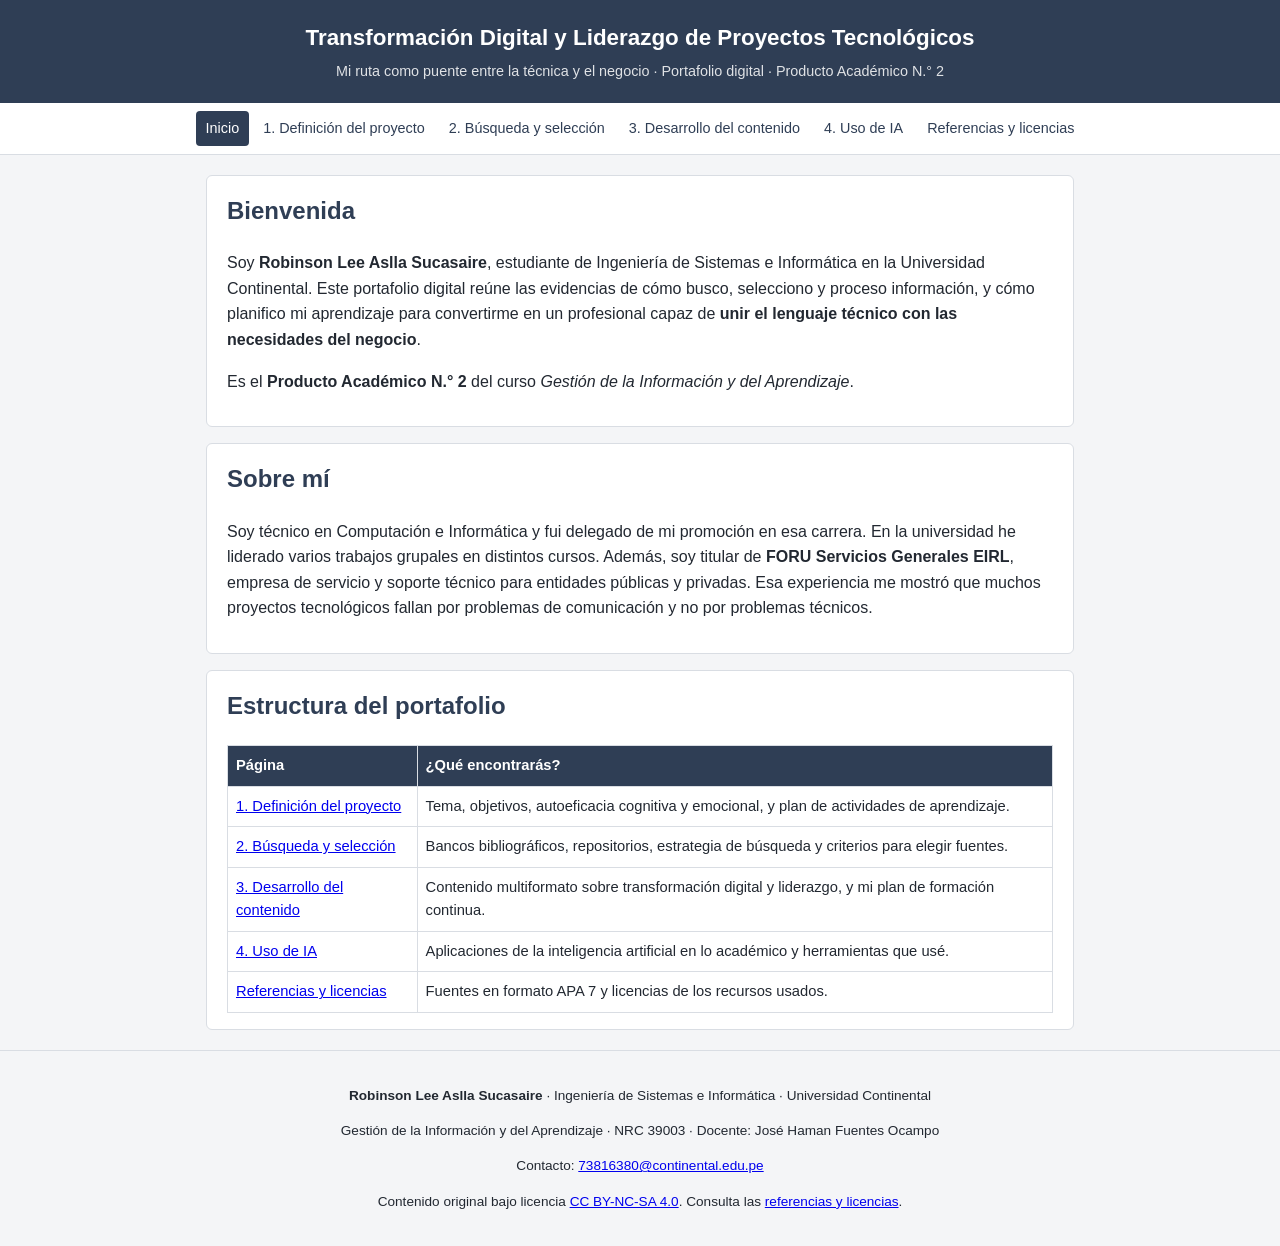
<file: index.html>
<!DOCTYPE html>
<html lang="es">
<head>
  <meta charset="UTF-8">
  <meta name="viewport" content="width=device-width, initial-scale=1">
  <title>Inicio | Portafolio digital - Robinson Aslla</title>
  <link rel="stylesheet" href="style.css">
</head>
<body>
<header id="cabecera"></header>
<nav id="menu"></nav>
<main>
  <section>
    <h2>Bienvenida</h2>
    <p>Soy <strong>Robinson Lee Aslla Sucasaire</strong>, estudiante de Ingeniería de Sistemas e Informática en la Universidad Continental. Este portafolio digital reúne las evidencias de cómo busco, selecciono y proceso información, y cómo planifico mi aprendizaje para convertirme en un profesional capaz de <strong>unir el lenguaje técnico con las necesidades del negocio</strong>.</p>
    <p>Es el <strong>Producto Académico N.° 2</strong> del curso <em>Gestión de la Información y del Aprendizaje</em>.</p>
  </section>

  <section>
    <h2>Sobre mí</h2>
    <p>Soy técnico en Computación e Informática y fui delegado de mi promoción en esa carrera. En la universidad he liderado varios trabajos grupales en distintos cursos. Además, soy titular de <strong>FORU Servicios Generales EIRL</strong>, empresa de servicio y soporte técnico para entidades públicas y privadas. Esa experiencia me mostró que muchos proyectos tecnológicos fallan por problemas de comunicación y no por problemas técnicos.</p>
  </section>

  <section>
    <h2>Estructura del portafolio</h2>
    <div class="tabla">
    <table>
      <tr><th>Página</th><th>¿Qué encontrarás?</th></tr>
      <tr><td><a href="definicion.html">1. Definición del proyecto</a></td><td>Tema, objetivos, autoeficacia cognitiva y emocional, y plan de actividades de aprendizaje.</td></tr>
      <tr><td><a href="busqueda.html">2. Búsqueda y selección</a></td><td>Bancos bibliográficos, repositorios, estrategia de búsqueda y criterios para elegir fuentes.</td></tr>
      <tr><td><a href="contenido.html">3. Desarrollo del contenido</a></td><td>Contenido multiformato sobre transformación digital y liderazgo, y mi plan de formación continua.</td></tr>
      <tr><td><a href="ia.html">4. Uso de IA</a></td><td>Aplicaciones de la inteligencia artificial en lo académico y herramientas que usé.</td></tr>
      <tr><td><a href="referencias.html">Referencias y licencias</a></td><td>Fuentes en formato APA 7 y licencias de los recursos usados.</td></tr>
    </table>
    </div>
  </section>
</main>
<footer id="pie"></footer>
<script src="layout.js"></script>
</body>
</html>
</file>
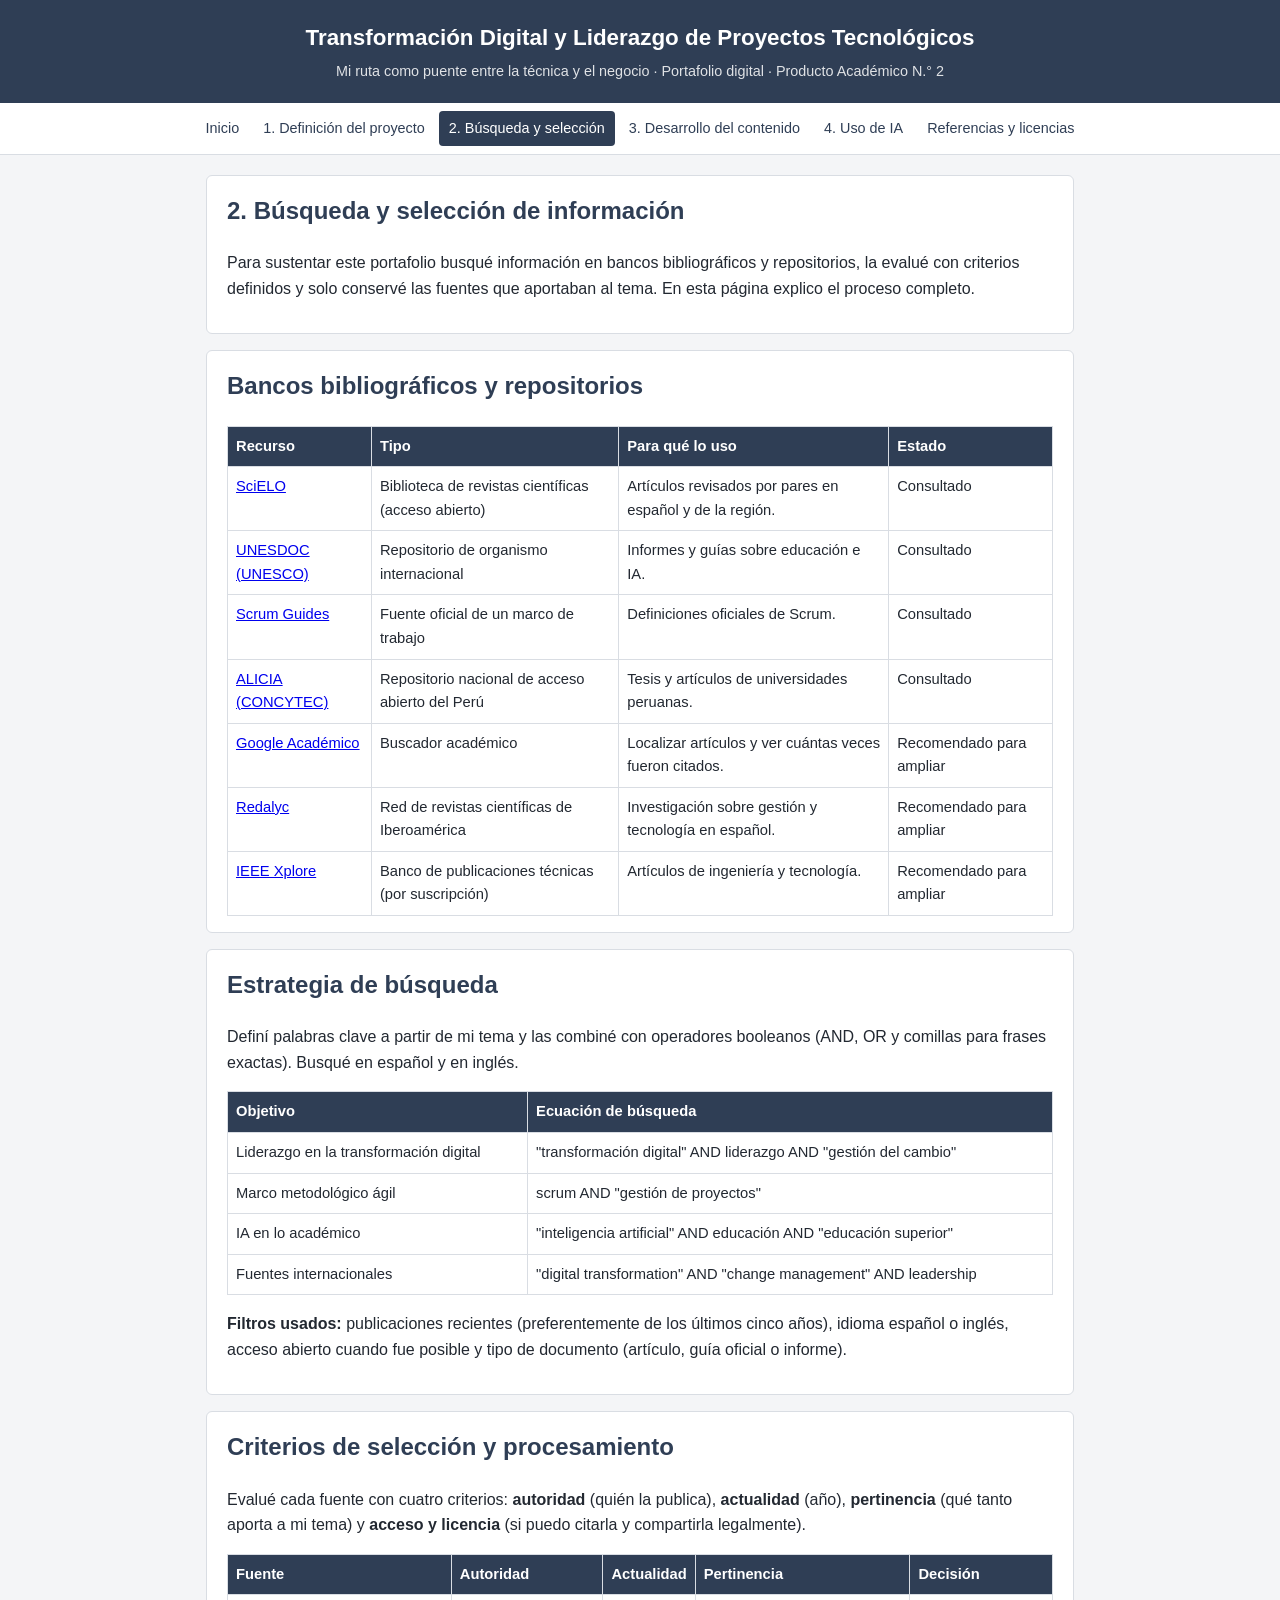
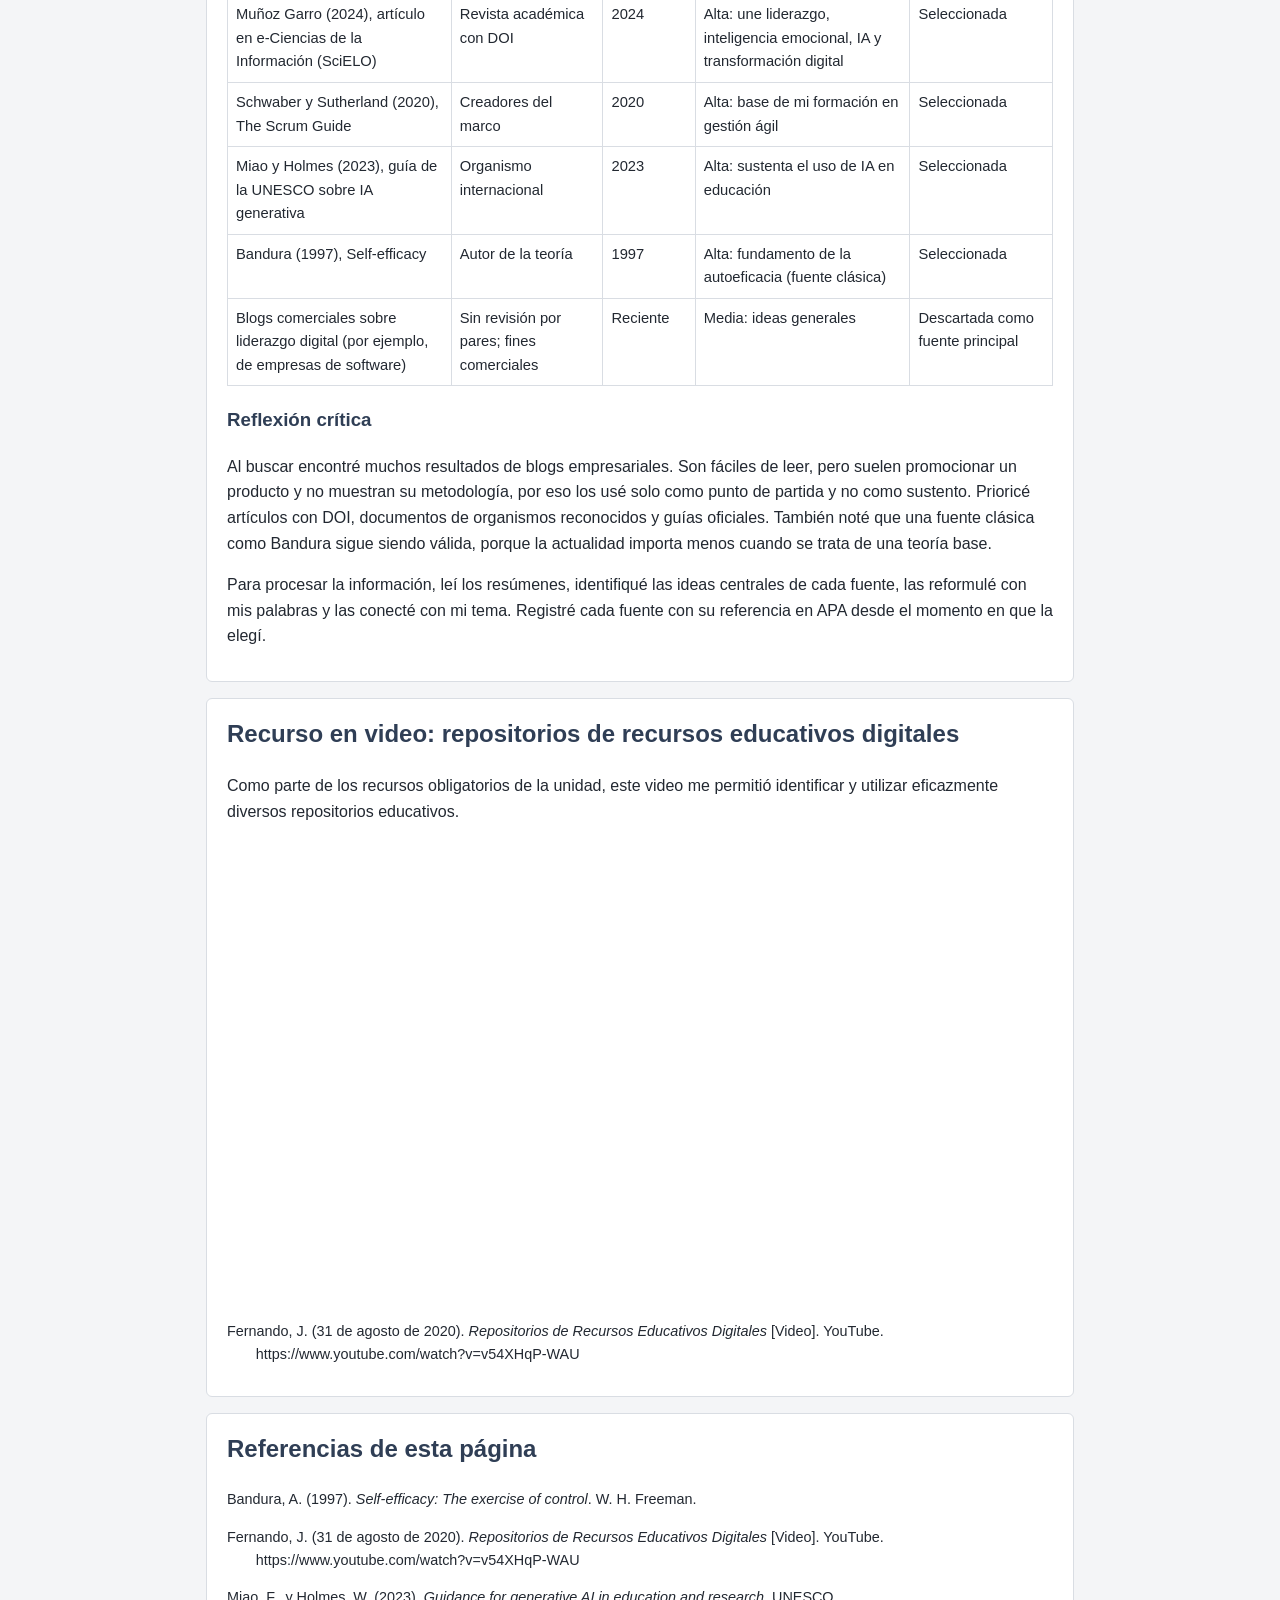
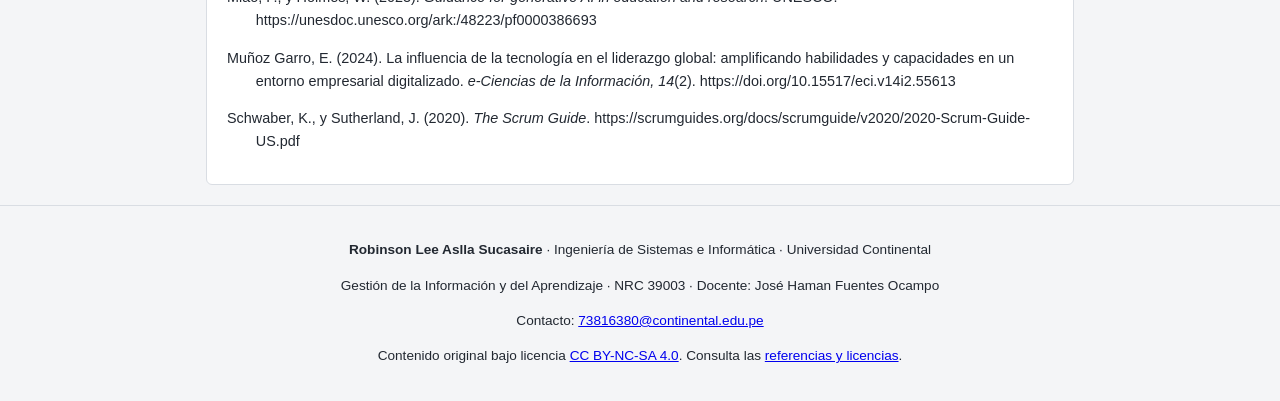
<file: busqueda.html>
<!DOCTYPE html>
<html lang="es">
<head>
  <meta charset="UTF-8">
  <meta name="viewport" content="width=device-width, initial-scale=1">
  <title>2. Búsqueda y selección de información | Portafolio digital</title>
  <link rel="stylesheet" href="style.css">
</head>
<body>
<header id="cabecera"></header>
<nav id="menu"></nav>
<main>
  <section>
    <h2>2. Búsqueda y selección de información</h2>
    <p>Para sustentar este portafolio busqué información en bancos bibliográficos y repositorios, la evalué con criterios definidos y solo conservé las fuentes que aportaban al tema. En esta página explico el proceso completo.</p>
  </section>

  <section>
    <h2>Bancos bibliográficos y repositorios</h2>
    <div class="tabla">
    <table>
      <tr><th>Recurso</th><th>Tipo</th><th>Para qué lo uso</th><th>Estado</th></tr>
      <tr><td><a href="https://www.scielo.org" target="_blank" rel="noopener">SciELO</a></td><td>Biblioteca de revistas científicas (acceso abierto)</td><td>Artículos revisados por pares en español y de la región.</td><td>Consultado</td></tr>
      <tr><td><a href="https://unesdoc.unesco.org" target="_blank" rel="noopener">UNESDOC (UNESCO)</a></td><td>Repositorio de organismo internacional</td><td>Informes y guías sobre educación e IA.</td><td>Consultado</td></tr>
      <tr><td><a href="https://scrumguides.org" target="_blank" rel="noopener">Scrum Guides</a></td><td>Fuente oficial de un marco de trabajo</td><td>Definiciones oficiales de Scrum.</td><td>Consultado</td></tr>
      <tr><td><a href="https://alicia.concytec.gob.pe" target="_blank" rel="noopener">ALICIA (CONCYTEC)</a></td><td>Repositorio nacional de acceso abierto del Perú</td><td>Tesis y artículos de universidades peruanas.</td><td>Consultado</td></tr>
      <tr><td><a href="https://scholar.google.com" target="_blank" rel="noopener">Google Académico</a></td><td>Buscador académico</td><td>Localizar artículos y ver cuántas veces fueron citados.</td><td>Recomendado para ampliar</td></tr>
      <tr><td><a href="https://www.redalyc.org" target="_blank" rel="noopener">Redalyc</a></td><td>Red de revistas científicas de Iberoamérica</td><td>Investigación sobre gestión y tecnología en español.</td><td>Recomendado para ampliar</td></tr>
      <tr><td><a href="https://ieeexplore.ieee.org" target="_blank" rel="noopener">IEEE Xplore</a></td><td>Banco de publicaciones técnicas (por suscripción)</td><td>Artículos de ingeniería y tecnología.</td><td>Recomendado para ampliar</td></tr>
    </table>
    </div>
  </section>

  <section>
    <h2>Estrategia de búsqueda</h2>
    <p>Definí palabras clave a partir de mi tema y las combiné con operadores booleanos (AND, OR y comillas para frases exactas). Busqué en español y en inglés.</p>
    <div class="tabla">
    <table>
      <tr><th>Objetivo</th><th>Ecuación de búsqueda</th></tr>
      <tr><td>Liderazgo en la transformación digital</td><td>"transformación digital" AND liderazgo AND "gestión del cambio"</td></tr>
      <tr><td>Marco metodológico ágil</td><td>scrum AND "gestión de proyectos"</td></tr>
      <tr><td>IA en lo académico</td><td>"inteligencia artificial" AND educación AND "educación superior"</td></tr>
      <tr><td>Fuentes internacionales</td><td>"digital transformation" AND "change management" AND leadership</td></tr>
    </table>
    </div>
    <p><strong>Filtros usados:</strong> publicaciones recientes (preferentemente de los últimos cinco años), idioma español o inglés, acceso abierto cuando fue posible y tipo de documento (artículo, guía oficial o informe).</p>
  </section>

  <section>
    <h2>Criterios de selección y procesamiento</h2>
    <p>Evalué cada fuente con cuatro criterios: <strong>autoridad</strong> (quién la publica), <strong>actualidad</strong> (año), <strong>pertinencia</strong> (qué tanto aporta a mi tema) y <strong>acceso y licencia</strong> (si puedo citarla y compartirla legalmente).</p>
    <div class="tabla">
    <table>
      <tr><th>Fuente</th><th>Autoridad</th><th>Actualidad</th><th>Pertinencia</th><th>Decisión</th></tr>
      <tr><td>Muñoz Garro (2024), artículo en e-Ciencias de la Información (SciELO)</td><td>Revista académica con DOI</td><td>2024</td><td>Alta: une liderazgo, inteligencia emocional, IA y transformación digital</td><td>Seleccionada</td></tr>
      <tr><td>Schwaber y Sutherland (2020), The Scrum Guide</td><td>Creadores del marco</td><td>2020</td><td>Alta: base de mi formación en gestión ágil</td><td>Seleccionada</td></tr>
      <tr><td>Miao y Holmes (2023), guía de la UNESCO sobre IA generativa</td><td>Organismo internacional</td><td>2023</td><td>Alta: sustenta el uso de IA en educación</td><td>Seleccionada</td></tr>
      <tr><td>Bandura (1997), Self-efficacy</td><td>Autor de la teoría</td><td>1997</td><td>Alta: fundamento de la autoeficacia (fuente clásica)</td><td>Seleccionada</td></tr>
      <tr><td>Blogs comerciales sobre liderazgo digital (por ejemplo, de empresas de software)</td><td>Sin revisión por pares; fines comerciales</td><td>Reciente</td><td>Media: ideas generales</td><td>Descartada como fuente principal</td></tr>
    </table>
    </div>
    <h3>Reflexión crítica</h3>
    <p>Al buscar encontré muchos resultados de blogs empresariales. Son fáciles de leer, pero suelen promocionar un producto y no muestran su metodología, por eso los usé solo como punto de partida y no como sustento. Prioricé artículos con DOI, documentos de organismos reconocidos y guías oficiales. También noté que una fuente clásica como Bandura sigue siendo válida, porque la actualidad importa menos cuando se trata de una teoría base.</p>
    <p>Para procesar la información, leí los resúmenes, identifiqué las ideas centrales de cada fuente, las reformulé con mis palabras y las conecté con mi tema. Registré cada fuente con su referencia en APA desde el momento en que la elegí.</p>
  </section>

  <section>
    <h2>Recurso en video: repositorios de recursos educativos digitales</h2>
    <p>Como parte de los recursos obligatorios de la unidad, este video me permitió identificar y utilizar eficazmente diversos repositorios educativos.</p>
    <div class="video">
      <iframe src="https://www.youtube-nocookie.com/embed/v54XHqP-WAU" title="Repositorios de Recursos Educativos Digitales" allowfullscreen loading="lazy"></iframe>
    </div>
    <p class="ref">Fernando, J. (31 de agosto de 2020). <em>Repositorios de Recursos Educativos Digitales</em> [Video]. YouTube. https://www.youtube.com/watch?v=v54XHqP-WAU</p>
  </section>

  <section>
    <h2>Referencias de esta página</h2>
    <p class="ref">Bandura, A. (1997). <em>Self-efficacy: The exercise of control</em>. W. H. Freeman.</p>
    <p class="ref">Fernando, J. (31 de agosto de 2020). <em>Repositorios de Recursos Educativos Digitales</em> [Video]. YouTube. https://www.youtube.com/watch?v=v54XHqP-WAU</p>
    <p class="ref">Miao, F., y Holmes, W. (2023). <em>Guidance for generative AI in education and research</em>. UNESCO. https://unesdoc.unesco.org/ark:/48223/pf0000386693</p>
    <p class="ref">Muñoz Garro, E. (2024). La influencia de la tecnología en el liderazgo global: amplificando habilidades y capacidades en un entorno empresarial digitalizado. <em>e-Ciencias de la Información, 14</em>(2). https://doi.org/10.15517/eci.v14i2.55613</p>
    <p class="ref">Schwaber, K., y Sutherland, J. (2020). <em>The Scrum Guide</em>. https://scrumguides.org/docs/scrumguide/v2020/2020-Scrum-Guide-US.pdf</p>
  </section>
</main>
<footer id="pie"></footer>
<script src="layout.js"></script>
</body>
</html>
</file>
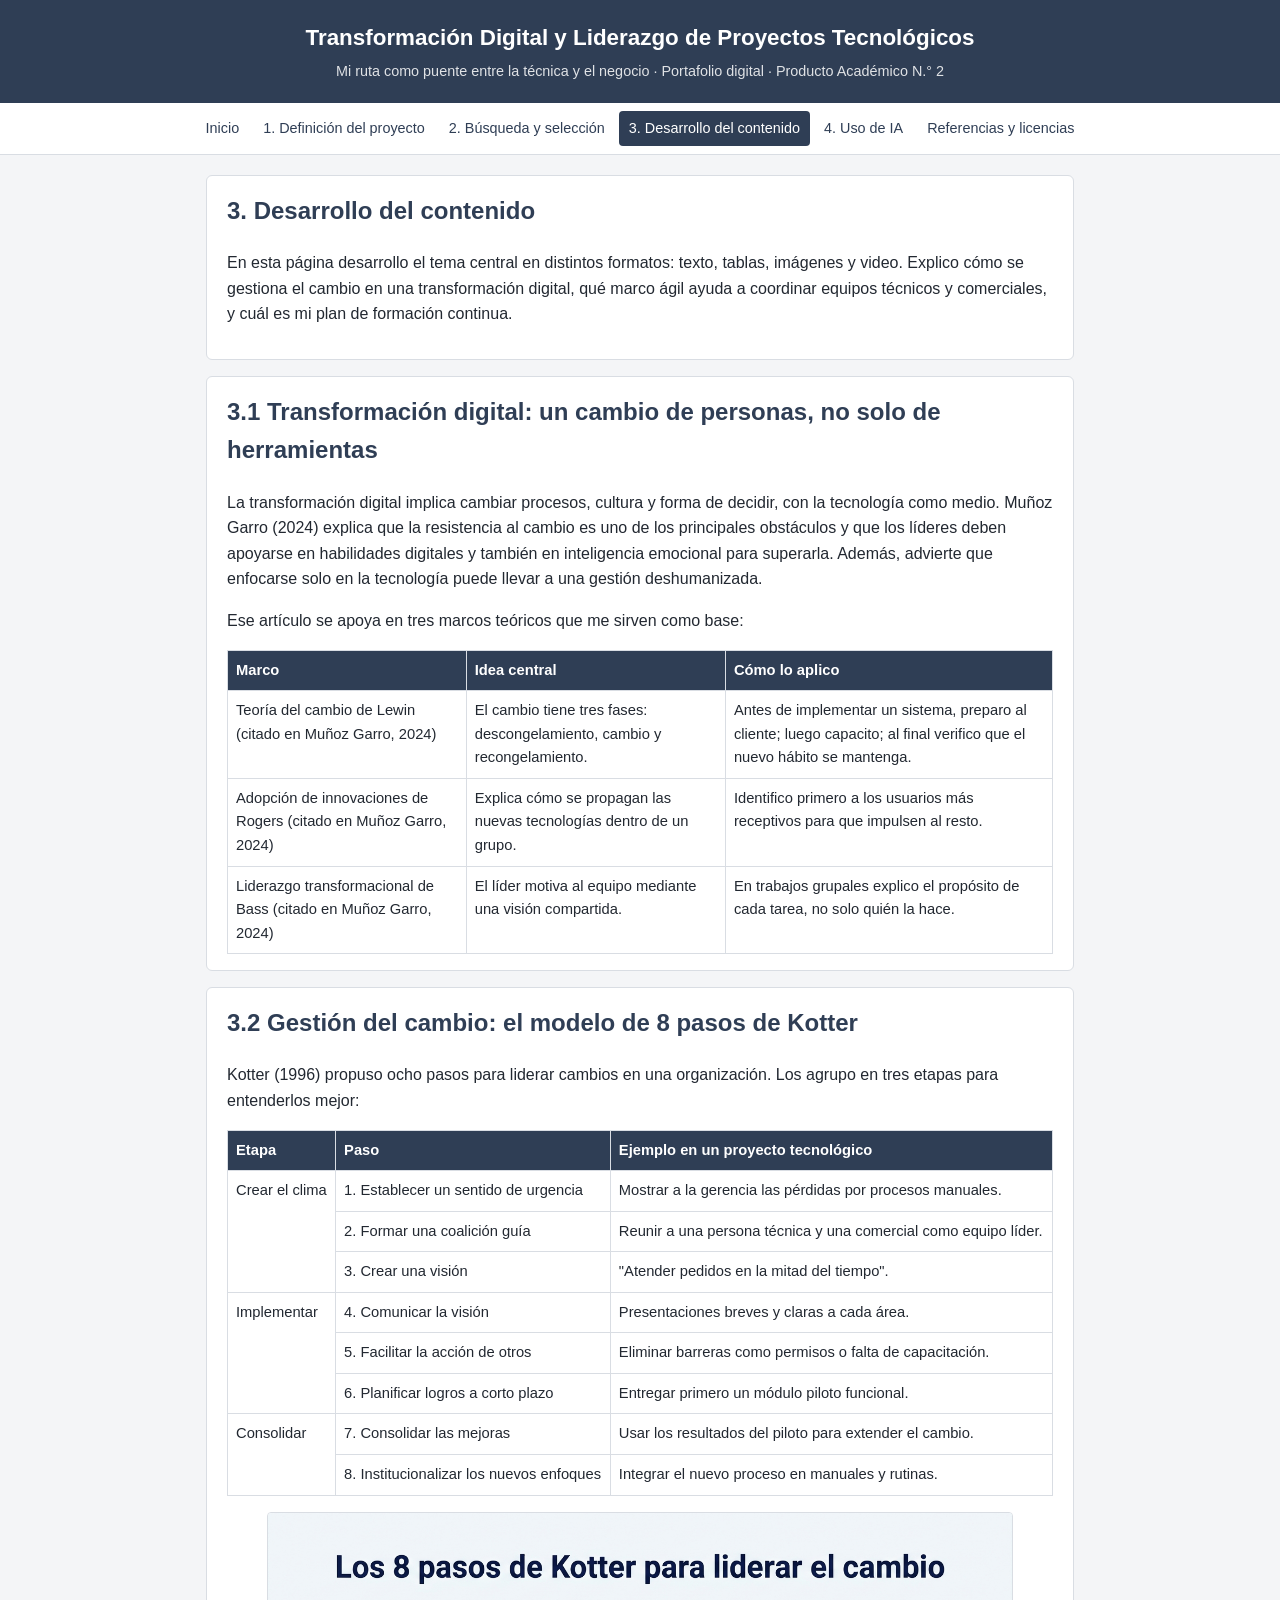
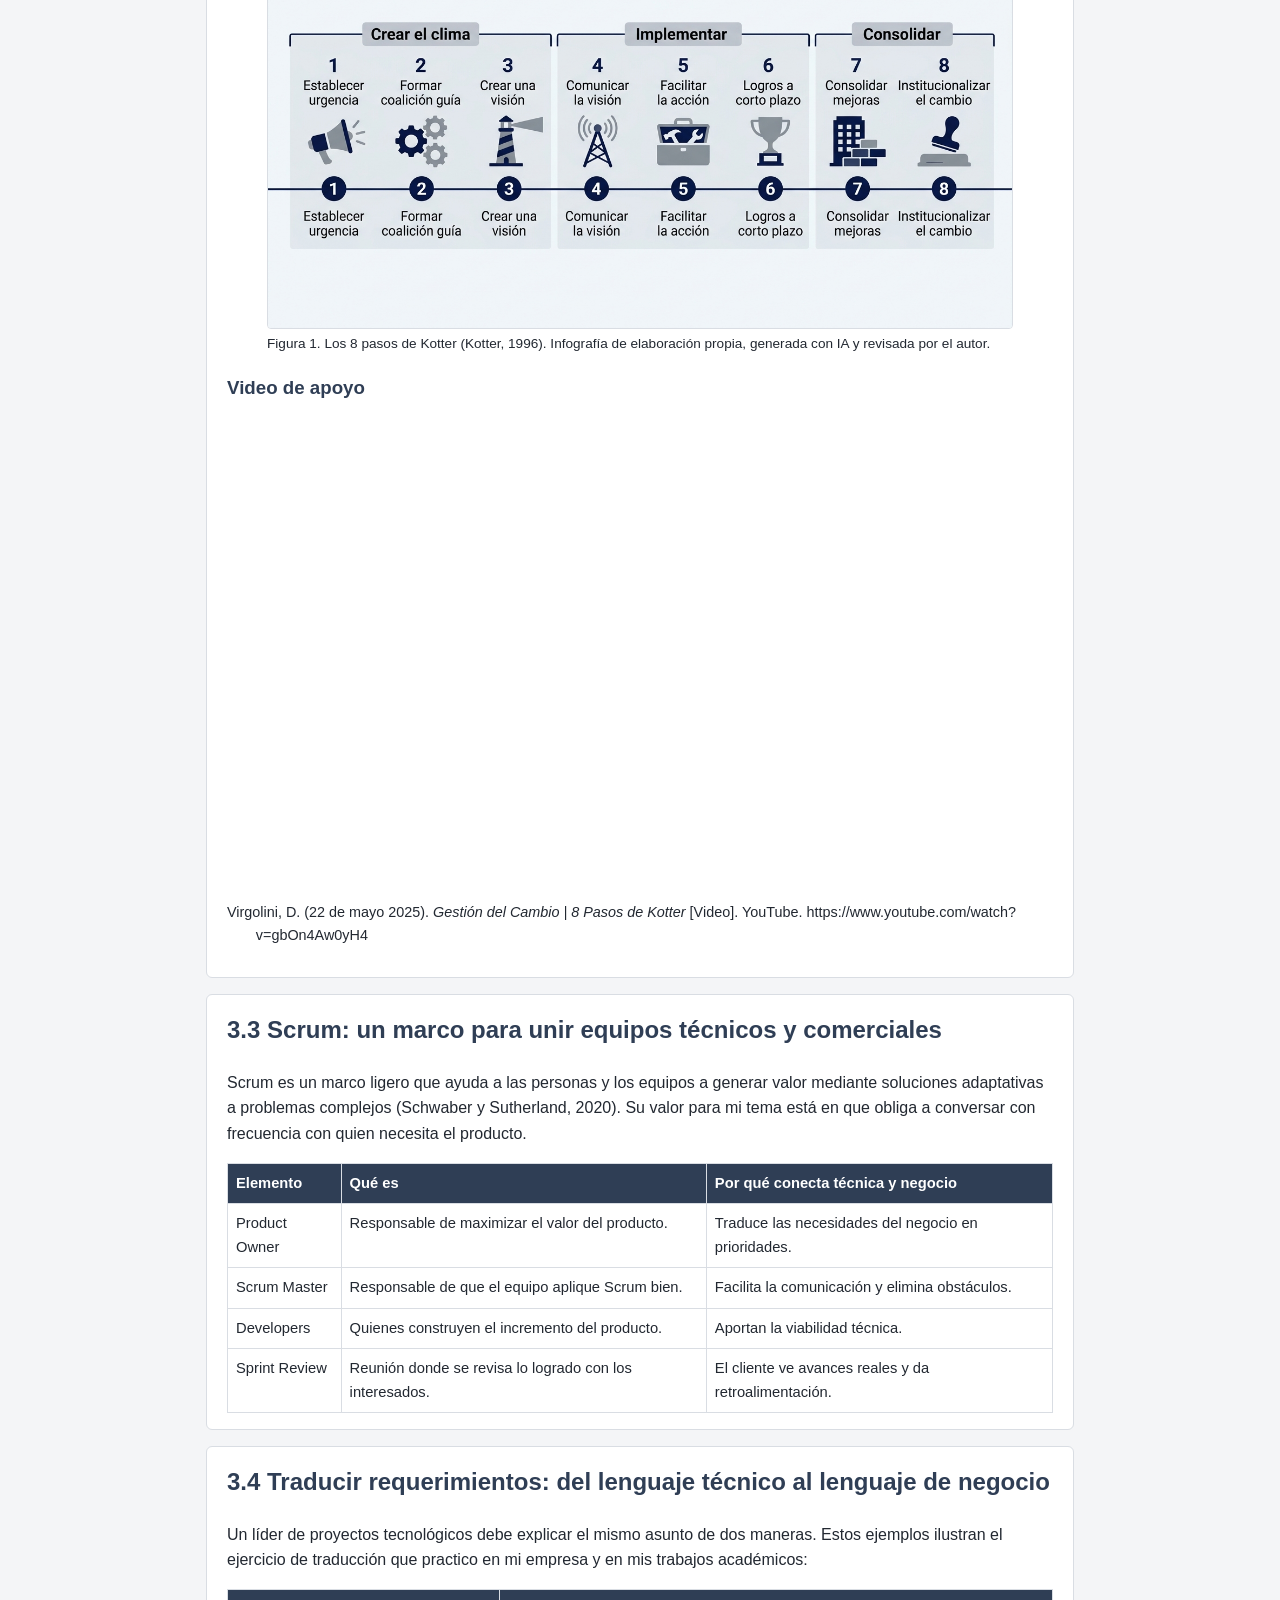
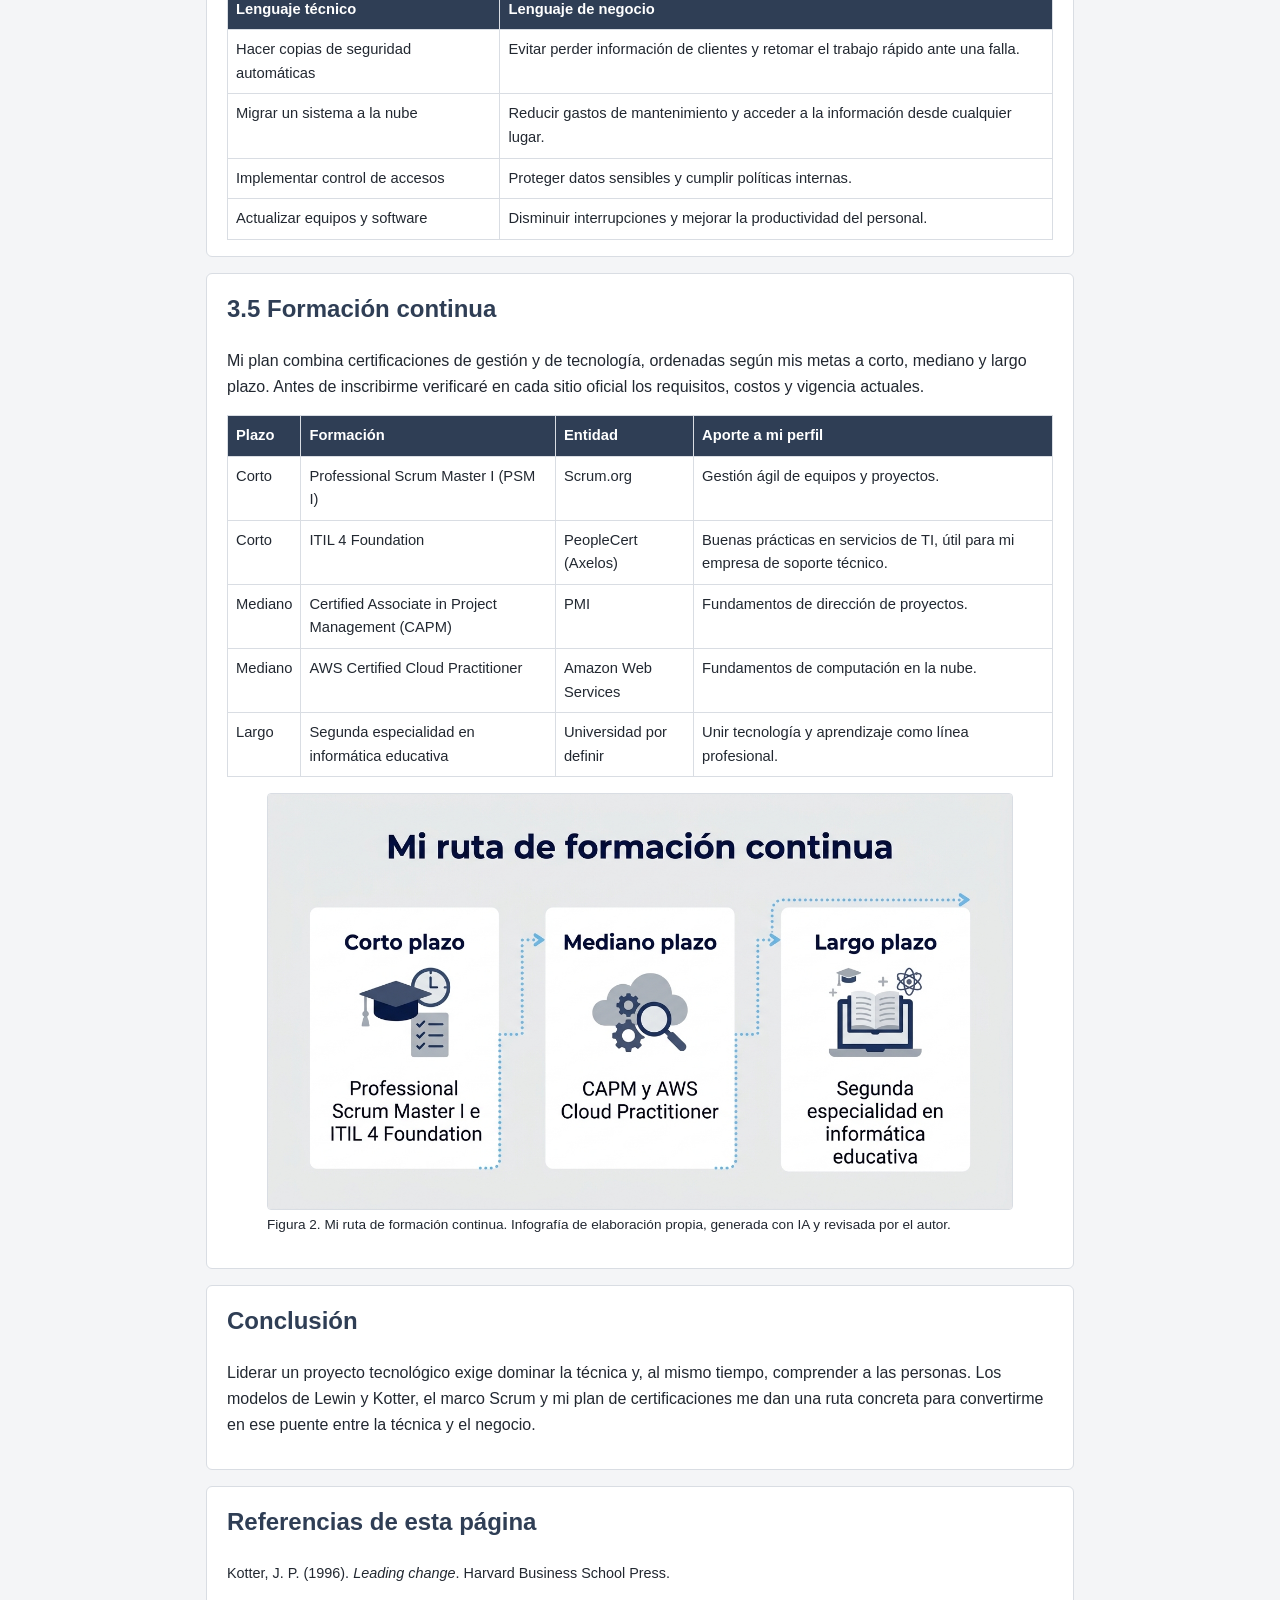
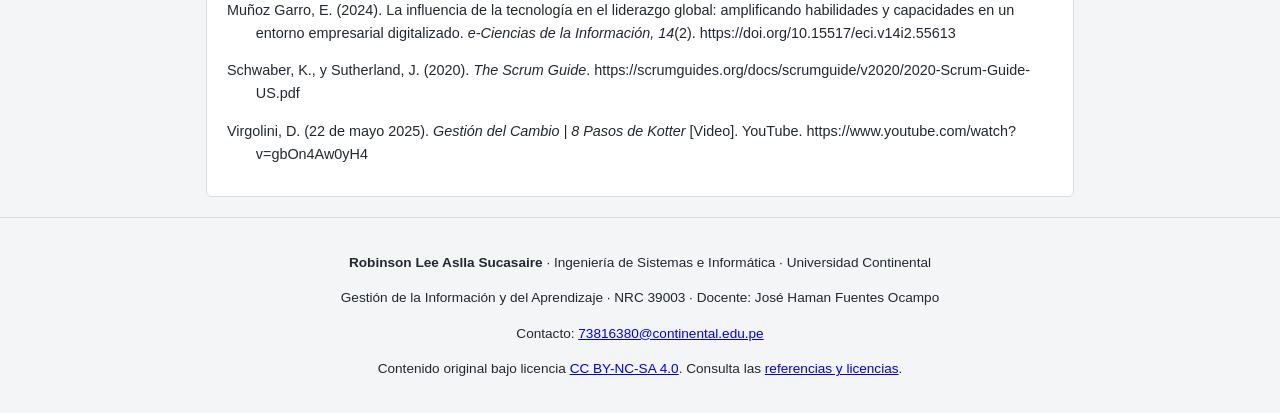
<file: contenido.html>
<!DOCTYPE html>
<html lang="es">
<head>
  <meta charset="UTF-8">
  <meta name="viewport" content="width=device-width, initial-scale=1">
  <title>3. Desarrollo del contenido | Portafolio digital</title>
  <link rel="stylesheet" href="style.css">
  <style>img{max-width:100%;height:auto;border:1px solid var(--gris);border-radius:4px}figcaption{font-size:.85rem;margin-top:4px}</style>
</head>
<body>
<header id="cabecera"></header>
<nav id="menu"></nav>
<main>
  <section>
    <h2>3. Desarrollo del contenido</h2>
    <p>En esta página desarrollo el tema central en distintos formatos: texto, tablas, imágenes y video. Explico cómo se gestiona el cambio en una transformación digital, qué marco ágil ayuda a coordinar equipos técnicos y comerciales, y cuál es mi plan de formación continua.</p>
  </section>

  <section>
    <h2>3.1 Transformación digital: un cambio de personas, no solo de herramientas</h2>
    <p>La transformación digital implica cambiar procesos, cultura y forma de decidir, con la tecnología como medio. Muñoz Garro (2024) explica que la resistencia al cambio es uno de los principales obstáculos y que los líderes deben apoyarse en habilidades digitales y también en inteligencia emocional para superarla. Además, advierte que enfocarse solo en la tecnología puede llevar a una gestión deshumanizada.</p>
    <p>Ese artículo se apoya en tres marcos teóricos que me sirven como base:</p>
    <div class="tabla">
    <table>
      <tr><th>Marco</th><th>Idea central</th><th>Cómo lo aplico</th></tr>
      <tr><td>Teoría del cambio de Lewin (citado en Muñoz Garro, 2024)</td><td>El cambio tiene tres fases: descongelamiento, cambio y recongelamiento.</td><td>Antes de implementar un sistema, preparo al cliente; luego capacito; al final verifico que el nuevo hábito se mantenga.</td></tr>
      <tr><td>Adopción de innovaciones de Rogers (citado en Muñoz Garro, 2024)</td><td>Explica cómo se propagan las nuevas tecnologías dentro de un grupo.</td><td>Identifico primero a los usuarios más receptivos para que impulsen al resto.</td></tr>
      <tr><td>Liderazgo transformacional de Bass (citado en Muñoz Garro, 2024)</td><td>El líder motiva al equipo mediante una visión compartida.</td><td>En trabajos grupales explico el propósito de cada tarea, no solo quién la hace.</td></tr>
    </table>
    </div>
  </section>

  <section>
    <h2>3.2 Gestión del cambio: el modelo de 8 pasos de Kotter</h2>
    <p>Kotter (1996) propuso ocho pasos para liderar cambios en una organización. Los agrupo en tres etapas para entenderlos mejor:</p>
    <div class="tabla">
    <table>
      <tr><th>Etapa</th><th>Paso</th><th>Ejemplo en un proyecto tecnológico</th></tr>
      <tr><td rowspan="3">Crear el clima</td><td>1. Establecer un sentido de urgencia</td><td>Mostrar a la gerencia las pérdidas por procesos manuales.</td></tr>
      <tr><td>2. Formar una coalición guía</td><td>Reunir a una persona técnica y una comercial como equipo líder.</td></tr>
      <tr><td>3. Crear una visión</td><td>"Atender pedidos en la mitad del tiempo".</td></tr>
      <tr><td rowspan="3">Implementar</td><td>4. Comunicar la visión</td><td>Presentaciones breves y claras a cada área.</td></tr>
      <tr><td>5. Facilitar la acción de otros</td><td>Eliminar barreras como permisos o falta de capacitación.</td></tr>
      <tr><td>6. Planificar logros a corto plazo</td><td>Entregar primero un módulo piloto funcional.</td></tr>
      <tr><td rowspan="2">Consolidar</td><td>7. Consolidar las mejoras</td><td>Usar los resultados del piloto para extender el cambio.</td></tr>
      <tr><td>8. Institucionalizar los nuevos enfoques</td><td>Integrar el nuevo proceso en manuales y rutinas.</td></tr>
    </table>
    </div>
    <figure>
      <img src="img/kotter-8-pasos.jpeg" alt="Infografía de los 8 pasos de Kotter agrupados en tres etapas">
      <figcaption>Figura 1. Los 8 pasos de Kotter (Kotter, 1996). Infografía de elaboración propia, generada con IA y revisada por el autor.</figcaption>
    </figure>
    <h3>Video de apoyo</h3>
    <div class="video">
      <iframe src="https://www.youtube-nocookie.com/embed/gbOn4Aw0yH4" title="Gestión del Cambio | 8 Pasos de Kotter" allowfullscreen loading="lazy"></iframe>
    </div>
    <p class="ref">Virgolini, D. (22 de mayo 2025). <em>Gestión del Cambio | 8 Pasos de Kotter</em> [Video]. YouTube. https://www.youtube.com/watch?v=gbOn4Aw0yH4</p>
  </section>

  <section>
    <h2>3.3 Scrum: un marco para unir equipos técnicos y comerciales</h2>
    <p>Scrum es un marco ligero que ayuda a las personas y los equipos a generar valor mediante soluciones adaptativas a problemas complejos (Schwaber y Sutherland, 2020). Su valor para mi tema está en que obliga a conversar con frecuencia con quien necesita el producto.</p>
    <div class="tabla">
    <table>
      <tr><th>Elemento</th><th>Qué es</th><th>Por qué conecta técnica y negocio</th></tr>
      <tr><td>Product Owner</td><td>Responsable de maximizar el valor del producto.</td><td>Traduce las necesidades del negocio en prioridades.</td></tr>
      <tr><td>Scrum Master</td><td>Responsable de que el equipo aplique Scrum bien.</td><td>Facilita la comunicación y elimina obstáculos.</td></tr>
      <tr><td>Developers</td><td>Quienes construyen el incremento del producto.</td><td>Aportan la viabilidad técnica.</td></tr>
      <tr><td>Sprint Review</td><td>Reunión donde se revisa lo logrado con los interesados.</td><td>El cliente ve avances reales y da retroalimentación.</td></tr>
    </table>
    </div>
  </section>

  <section>
    <h2>3.4 Traducir requerimientos: del lenguaje técnico al lenguaje de negocio</h2>
    <p>Un líder de proyectos tecnológicos debe explicar el mismo asunto de dos maneras. Estos ejemplos ilustran el ejercicio de traducción que practico en mi empresa y en mis trabajos académicos:</p>
    <div class="tabla">
    <table>
      <tr><th>Lenguaje técnico</th><th>Lenguaje de negocio</th></tr>
      <tr><td>Hacer copias de seguridad automáticas</td><td>Evitar perder información de clientes y retomar el trabajo rápido ante una falla.</td></tr>
      <tr><td>Migrar un sistema a la nube</td><td>Reducir gastos de mantenimiento y acceder a la información desde cualquier lugar.</td></tr>
      <tr><td>Implementar control de accesos</td><td>Proteger datos sensibles y cumplir políticas internas.</td></tr>
      <tr><td>Actualizar equipos y software</td><td>Disminuir interrupciones y mejorar la productividad del personal.</td></tr>
    </table>
    </div>
  </section>

  <section>
    <h2>3.5 Formación continua</h2>
    <p>Mi plan combina certificaciones de gestión y de tecnología, ordenadas según mis metas a corto, mediano y largo plazo. Antes de inscribirme verificaré en cada sitio oficial los requisitos, costos y vigencia actuales.</p>
    <div class="tabla">
    <table>
      <tr><th>Plazo</th><th>Formación</th><th>Entidad</th><th>Aporte a mi perfil</th></tr>
      <tr><td>Corto</td><td>Professional Scrum Master I (PSM I)</td><td>Scrum.org</td><td>Gestión ágil de equipos y proyectos.</td></tr>
      <tr><td>Corto</td><td>ITIL 4 Foundation</td><td>PeopleCert (Axelos)</td><td>Buenas prácticas en servicios de TI, útil para mi empresa de soporte técnico.</td></tr>
      <tr><td>Mediano</td><td>Certified Associate in Project Management (CAPM)</td><td>PMI</td><td>Fundamentos de dirección de proyectos.</td></tr>
      <tr><td>Mediano</td><td>AWS Certified Cloud Practitioner</td><td>Amazon Web Services</td><td>Fundamentos de computación en la nube.</td></tr>
      <tr><td>Largo</td><td>Segunda especialidad en informática educativa</td><td>Universidad por definir</td><td>Unir tecnología y aprendizaje como línea profesional.</td></tr>
    </table>
    </div>
    <figure>
      <img src="img/ruta-formacion.jpeg" alt="Hoja de ruta de formación continua en tres plazos">
      <figcaption>Figura 2. Mi ruta de formación continua. Infografía de elaboración propia, generada con IA y revisada por el autor.</figcaption>
    </figure>
  </section>

  <section>
    <h2>Conclusión</h2>
    <p>Liderar un proyecto tecnológico exige dominar la técnica y, al mismo tiempo, comprender a las personas. Los modelos de Lewin y Kotter, el marco Scrum y mi plan de certificaciones me dan una ruta concreta para convertirme en ese puente entre la técnica y el negocio.</p>
  </section>

  <section>
    <h2>Referencias de esta página</h2>
    <p class="ref">Kotter, J. P. (1996). <em>Leading change</em>. Harvard Business School Press.</p>
    <p class="ref">Muñoz Garro, E. (2024). La influencia de la tecnología en el liderazgo global: amplificando habilidades y capacidades en un entorno empresarial digitalizado. <em>e-Ciencias de la Información, 14</em>(2). https://doi.org/10.15517/eci.v14i2.55613</p>
    <p class="ref">Schwaber, K., y Sutherland, J. (2020). <em>The Scrum Guide</em>. https://scrumguides.org/docs/scrumguide/v2020/2020-Scrum-Guide-US.pdf</p>
    <p class="ref">Virgolini, D. (22 de mayo 2025). <em>Gestión del Cambio | 8 Pasos de Kotter</em> [Video]. YouTube. https://www.youtube.com/watch?v=gbOn4Aw0yH4</p>
  </section>
</main>
<footer id="pie"></footer>
<script src="layout.js"></script>
</body>
</html>
</file>
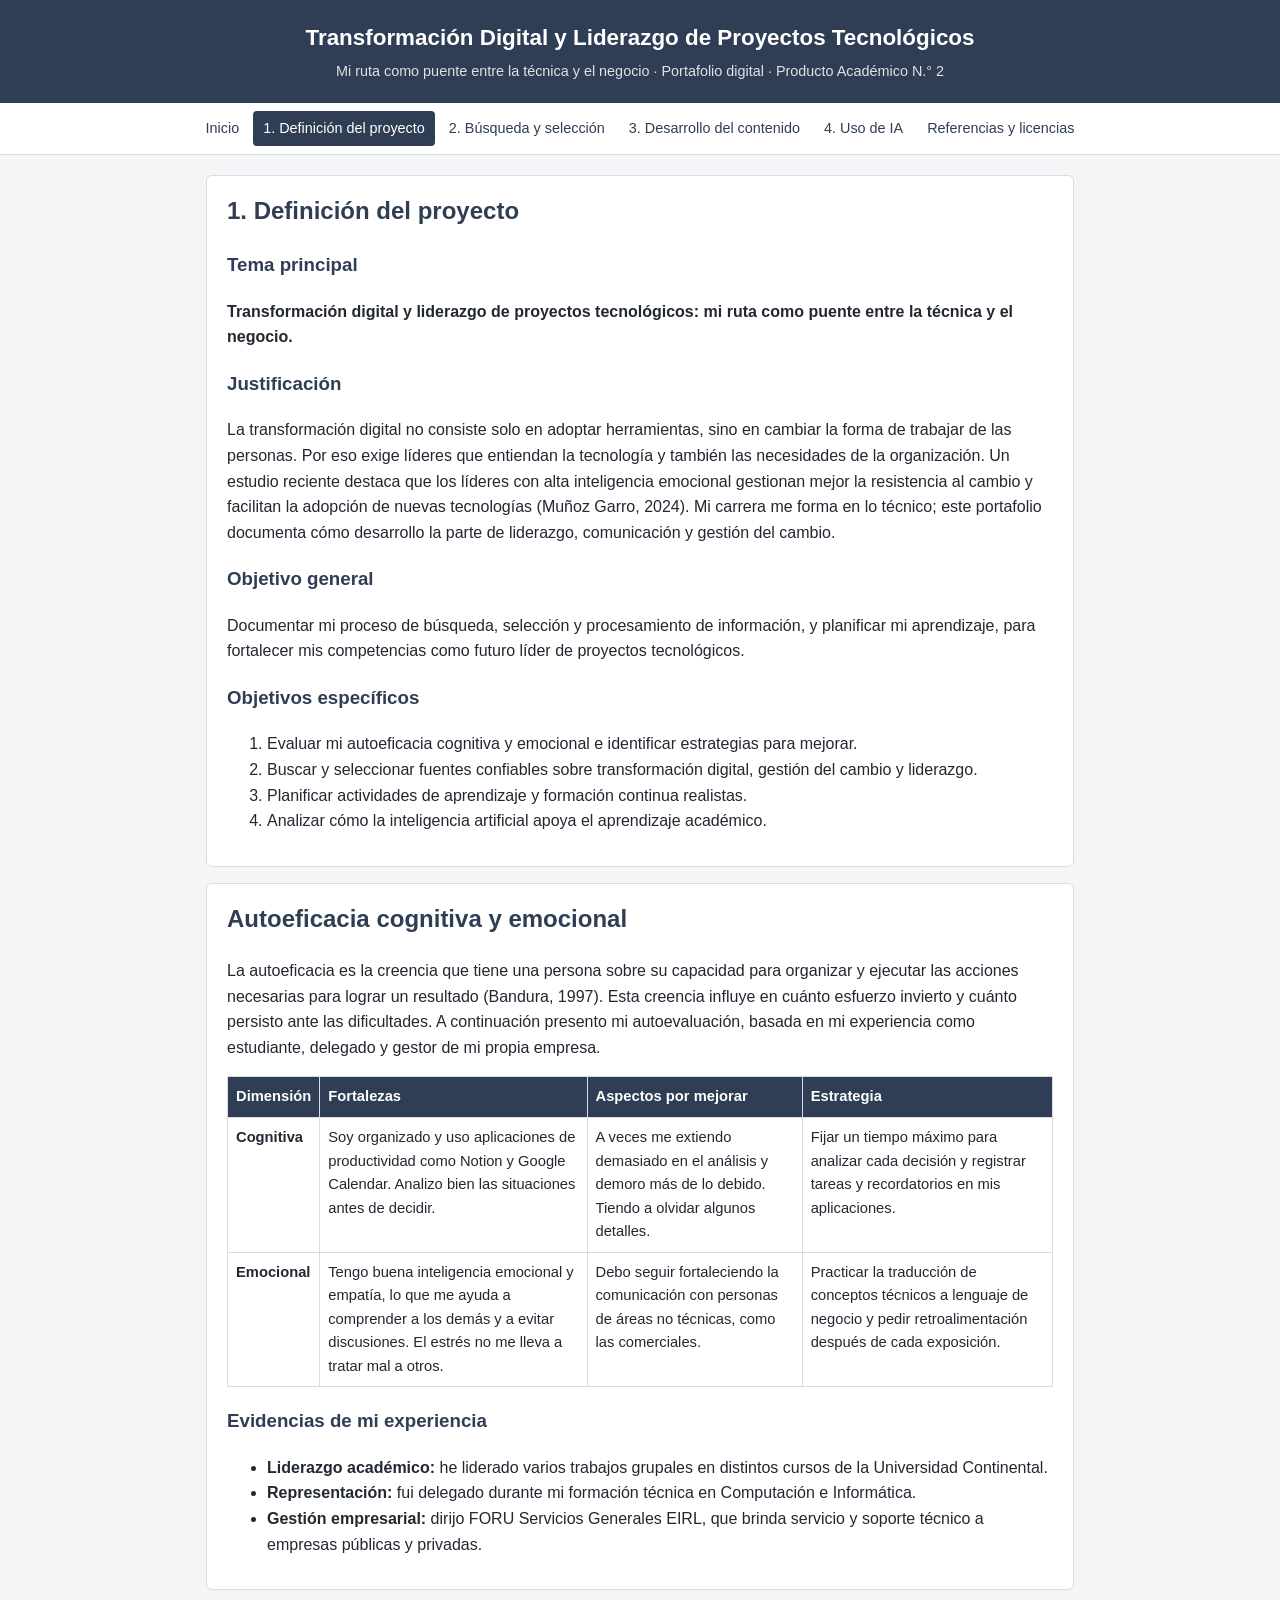
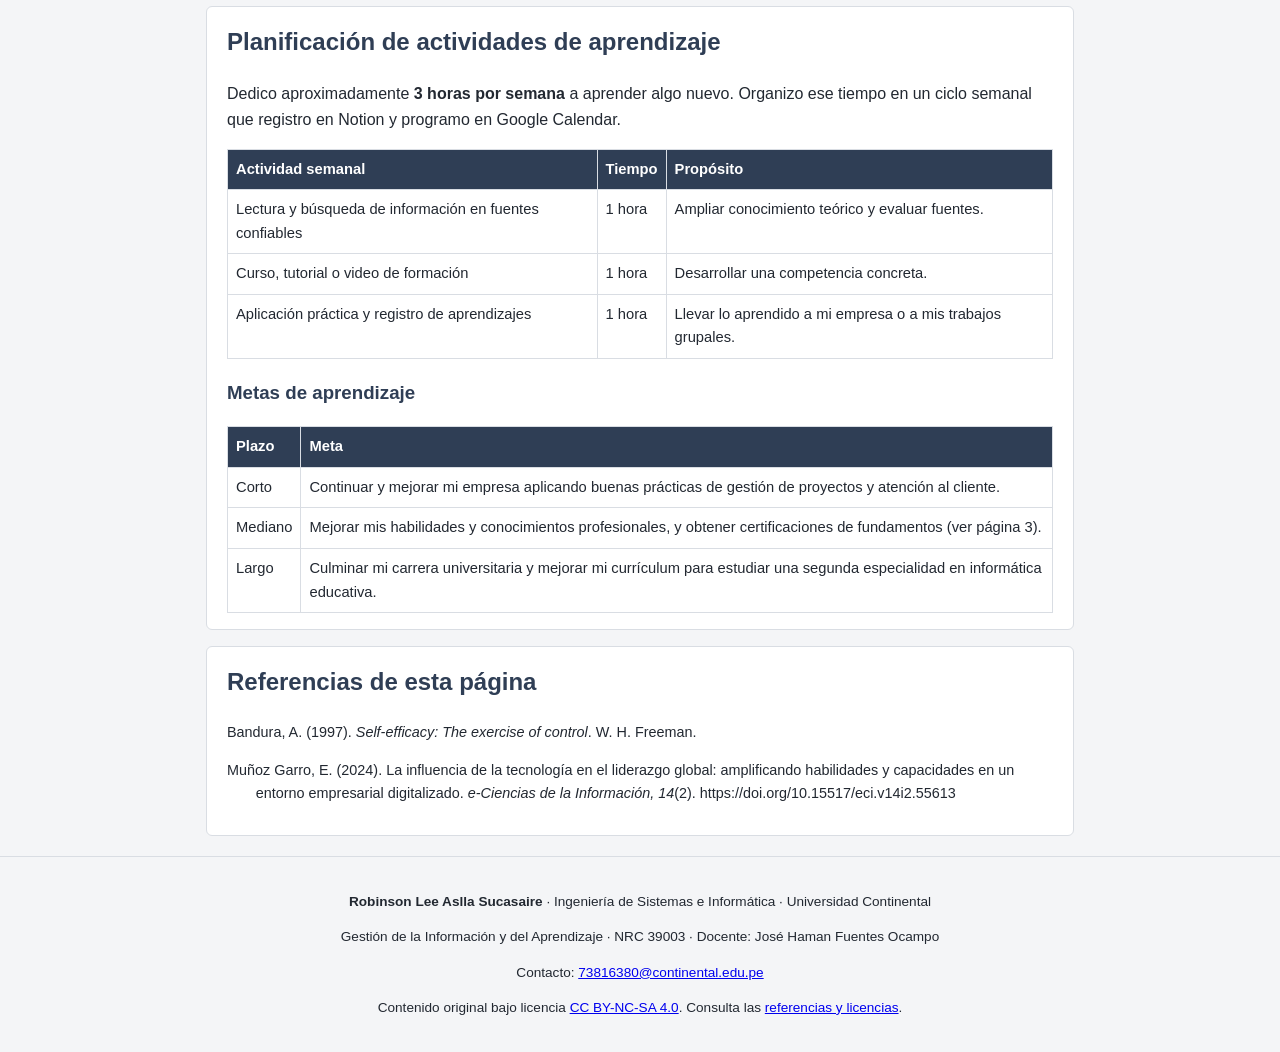
<file: definicion.html>
<!DOCTYPE html>
<html lang="es">
<head>
  <meta charset="UTF-8">
  <meta name="viewport" content="width=device-width, initial-scale=1">
  <title>1. Definición del proyecto | Portafolio digital</title>
  <link rel="stylesheet" href="style.css">
</head>
<body>
<header id="cabecera"></header>
<nav id="menu"></nav>
<main>
  <section>
    <h2>1. Definición del proyecto</h2>
    <h3>Tema principal</h3>
    <p><strong>Transformación digital y liderazgo de proyectos tecnológicos: mi ruta como puente entre la técnica y el negocio.</strong></p>
    <h3>Justificación</h3>
    <p>La transformación digital no consiste solo en adoptar herramientas, sino en cambiar la forma de trabajar de las personas. Por eso exige líderes que entiendan la tecnología y también las necesidades de la organización. Un estudio reciente destaca que los líderes con alta inteligencia emocional gestionan mejor la resistencia al cambio y facilitan la adopción de nuevas tecnologías (Muñoz Garro, 2024). Mi carrera me forma en lo técnico; este portafolio documenta cómo desarrollo la parte de liderazgo, comunicación y gestión del cambio.</p>
    <h3>Objetivo general</h3>
    <p>Documentar mi proceso de búsqueda, selección y procesamiento de información, y planificar mi aprendizaje, para fortalecer mis competencias como futuro líder de proyectos tecnológicos.</p>
    <h3>Objetivos específicos</h3>
    <ol>
      <li>Evaluar mi autoeficacia cognitiva y emocional e identificar estrategias para mejorar.</li>
      <li>Buscar y seleccionar fuentes confiables sobre transformación digital, gestión del cambio y liderazgo.</li>
      <li>Planificar actividades de aprendizaje y formación continua realistas.</li>
      <li>Analizar cómo la inteligencia artificial apoya el aprendizaje académico.</li>
    </ol>
  </section>

  <section>
    <h2>Autoeficacia cognitiva y emocional</h2>
    <p>La autoeficacia es la creencia que tiene una persona sobre su capacidad para organizar y ejecutar las acciones necesarias para lograr un resultado (Bandura, 1997). Esta creencia influye en cuánto esfuerzo invierto y cuánto persisto ante las dificultades. A continuación presento mi autoevaluación, basada en mi experiencia como estudiante, delegado y gestor de mi propia empresa.</p>
    <div class="tabla">
    <table>
      <tr><th>Dimensión</th><th>Fortalezas</th><th>Aspectos por mejorar</th><th>Estrategia</th></tr>
      <tr>
        <td><strong>Cognitiva</strong></td>
        <td>Soy organizado y uso aplicaciones de productividad como Notion y Google Calendar. Analizo bien las situaciones antes de decidir.</td>
        <td>A veces me extiendo demasiado en el análisis y demoro más de lo debido. Tiendo a olvidar algunos detalles.</td>
        <td>Fijar un tiempo máximo para analizar cada decisión y registrar tareas y recordatorios en mis aplicaciones.</td>
      </tr>
      <tr>
        <td><strong>Emocional</strong></td>
        <td>Tengo buena inteligencia emocional y empatía, lo que me ayuda a comprender a los demás y a evitar discusiones. El estrés no me lleva a tratar mal a otros.</td>
        <td>Debo seguir fortaleciendo la comunicación con personas de áreas no técnicas, como las comerciales.</td>
        <td>Practicar la traducción de conceptos técnicos a lenguaje de negocio y pedir retroalimentación después de cada exposición.</td>
      </tr>
    </table>
    </div>
    <h3>Evidencias de mi experiencia</h3>
    <ul>
      <li><strong>Liderazgo académico:</strong> he liderado varios trabajos grupales en distintos cursos de la Universidad Continental.</li>
      <li><strong>Representación:</strong> fui delegado durante mi formación técnica en Computación e Informática.</li>
      <li><strong>Gestión empresarial:</strong> dirijo FORU Servicios Generales EIRL, que brinda servicio y soporte técnico a empresas públicas y privadas.</li>
    </ul>
  </section>

  <section>
    <h2>Planificación de actividades de aprendizaje</h2>
    <p>Dedico aproximadamente <strong>3 horas por semana</strong> a aprender algo nuevo. Organizo ese tiempo en un ciclo semanal que registro en Notion y programo en Google Calendar.</p>
    <div class="tabla">
    <table>
      <tr><th>Actividad semanal</th><th>Tiempo</th><th>Propósito</th></tr>
      <tr><td>Lectura y búsqueda de información en fuentes confiables</td><td>1 hora</td><td>Ampliar conocimiento teórico y evaluar fuentes.</td></tr>
      <tr><td>Curso, tutorial o video de formación</td><td>1 hora</td><td>Desarrollar una competencia concreta.</td></tr>
      <tr><td>Aplicación práctica y registro de aprendizajes</td><td>1 hora</td><td>Llevar lo aprendido a mi empresa o a mis trabajos grupales.</td></tr>
    </table>
    </div>
    <h3>Metas de aprendizaje</h3>
    <div class="tabla">
    <table>
      <tr><th>Plazo</th><th>Meta</th></tr>
      <tr><td>Corto</td><td>Continuar y mejorar mi empresa aplicando buenas prácticas de gestión de proyectos y atención al cliente.</td></tr>
      <tr><td>Mediano</td><td>Mejorar mis habilidades y conocimientos profesionales, y obtener certificaciones de fundamentos (ver página 3).</td></tr>
      <tr><td>Largo</td><td>Culminar mi carrera universitaria y mejorar mi currículum para estudiar una segunda especialidad en informática educativa.</td></tr>
    </table>
    </div>
  </section>

  <section>
    <h2>Referencias de esta página</h2>
    <p class="ref">Bandura, A. (1997). <em>Self-efficacy: The exercise of control</em>. W. H. Freeman.</p>
    <p class="ref">Muñoz Garro, E. (2024). La influencia de la tecnología en el liderazgo global: amplificando habilidades y capacidades en un entorno empresarial digitalizado. <em>e-Ciencias de la Información, 14</em>(2). https://doi.org/10.15517/eci.v14i2.55613</p>
  </section>
</main>
<footer id="pie"></footer>
<script src="layout.js"></script>
</body>
</html>
</file>
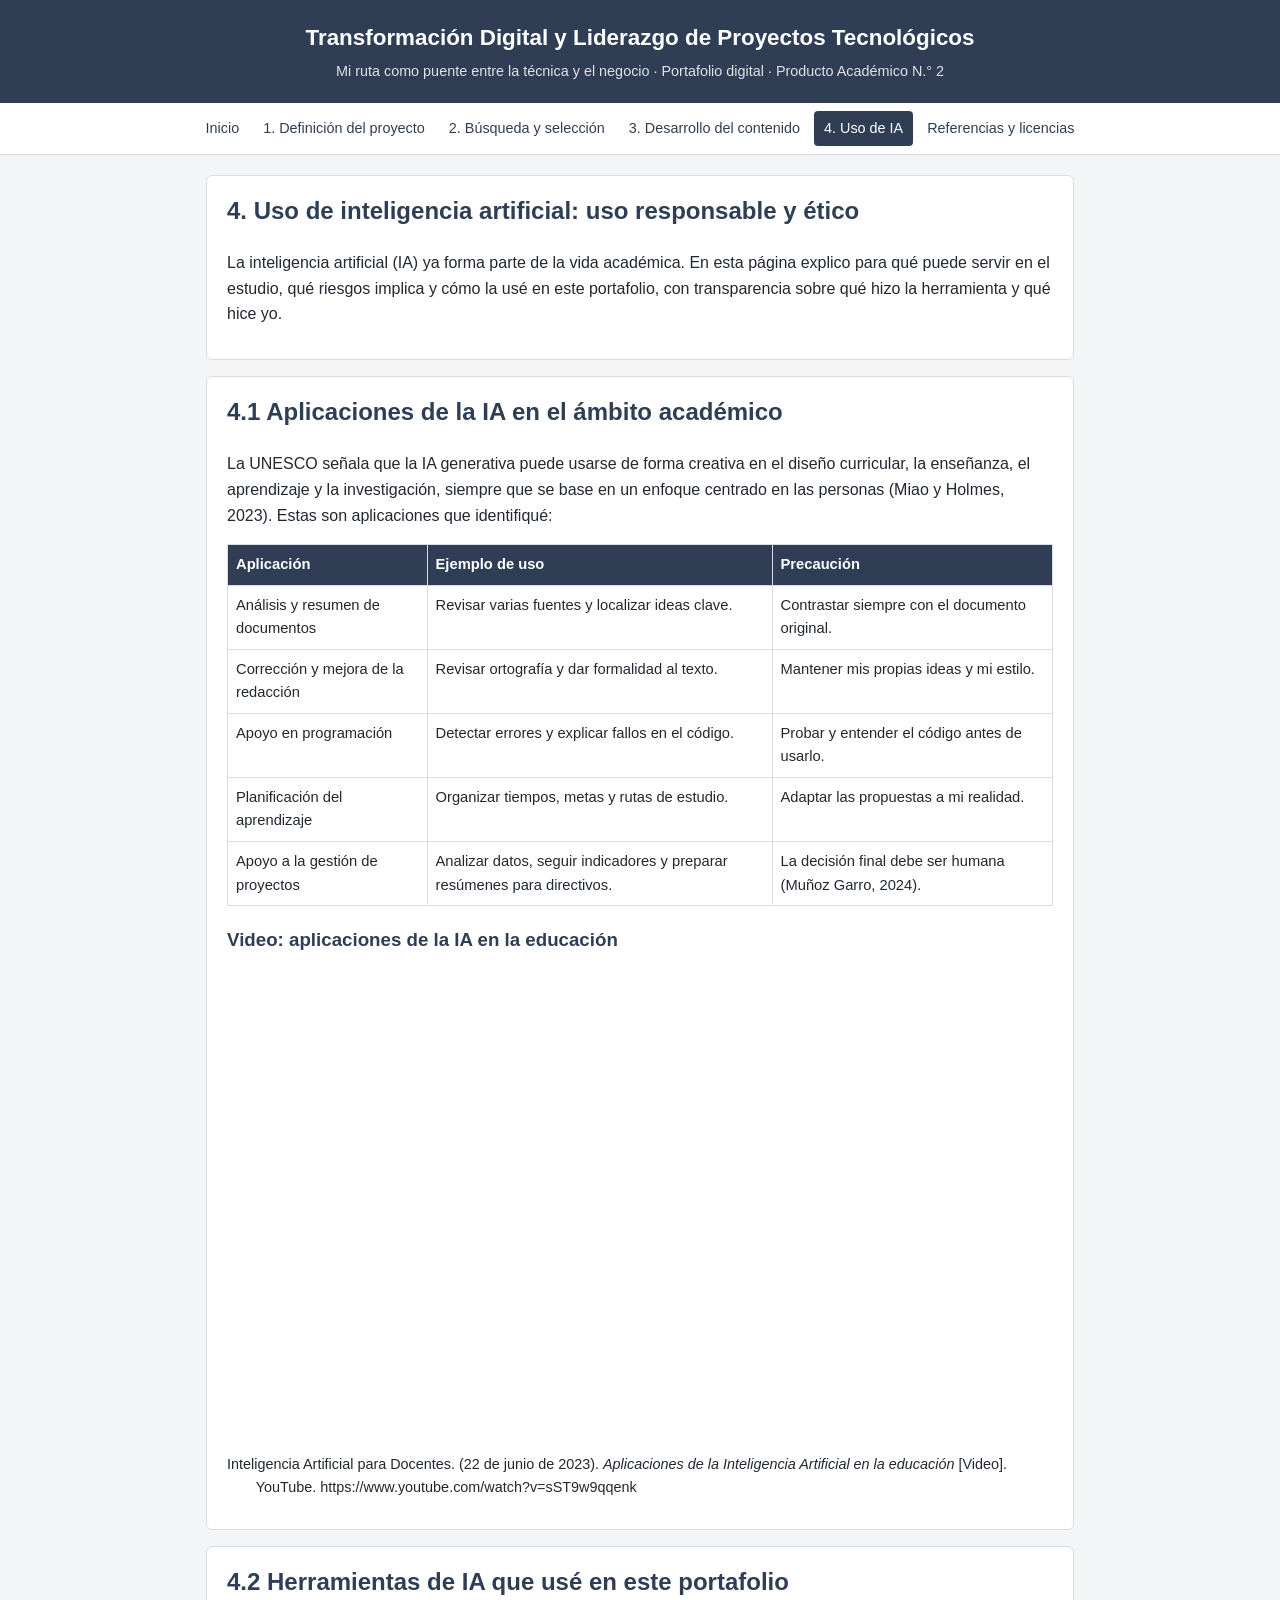
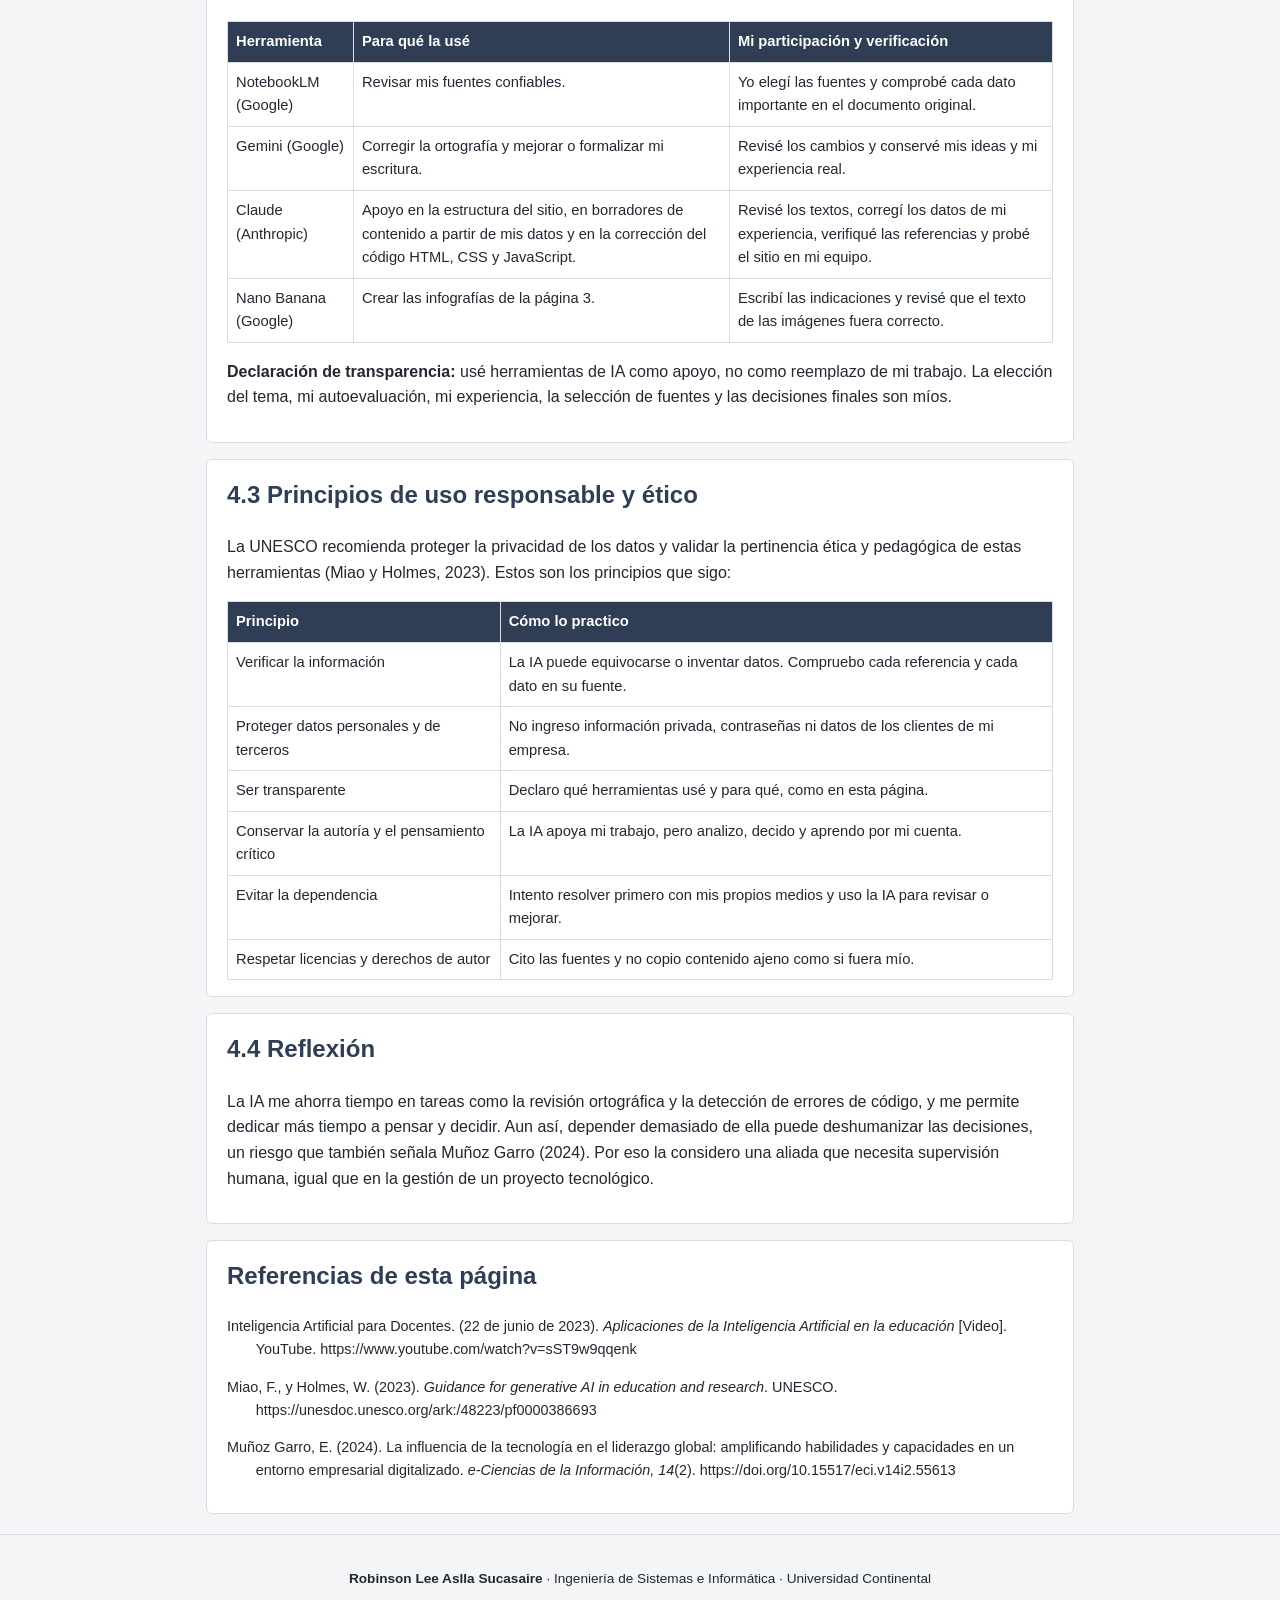
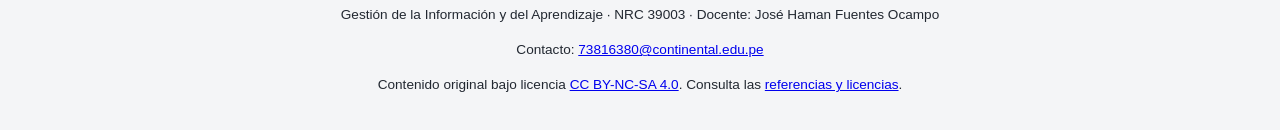
<file: ia.html>
<!DOCTYPE html>
<html lang="es">
<head>
  <meta charset="UTF-8">
  <meta name="viewport" content="width=device-width, initial-scale=1">
  <title>4. Uso de inteligencia artificial | Portafolio digital</title>
  <link rel="stylesheet" href="style.css">
</head>
<body>
<header id="cabecera"></header>
<nav id="menu"></nav>
<main>
  <section>
    <h2>4. Uso de inteligencia artificial: uso responsable y ético</h2>
    <p>La inteligencia artificial (IA) ya forma parte de la vida académica. En esta página explico para qué puede servir en el estudio, qué riesgos implica y cómo la usé en este portafolio, con transparencia sobre qué hizo la herramienta y qué hice yo.</p>
  </section>

  <section>
    <h2>4.1 Aplicaciones de la IA en el ámbito académico</h2>
    <p>La UNESCO señala que la IA generativa puede usarse de forma creativa en el diseño curricular, la enseñanza, el aprendizaje y la investigación, siempre que se base en un enfoque centrado en las personas (Miao y Holmes, 2023). Estas son aplicaciones que identifiqué:</p>
    <div class="tabla">
    <table>
      <tr><th>Aplicación</th><th>Ejemplo de uso</th><th>Precaución</th></tr>
      <tr><td>Análisis y resumen de documentos</td><td>Revisar varias fuentes y localizar ideas clave.</td><td>Contrastar siempre con el documento original.</td></tr>
      <tr><td>Corrección y mejora de la redacción</td><td>Revisar ortografía y dar formalidad al texto.</td><td>Mantener mis propias ideas y mi estilo.</td></tr>
      <tr><td>Apoyo en programación</td><td>Detectar errores y explicar fallos en el código.</td><td>Probar y entender el código antes de usarlo.</td></tr>
      <tr><td>Planificación del aprendizaje</td><td>Organizar tiempos, metas y rutas de estudio.</td><td>Adaptar las propuestas a mi realidad.</td></tr>
      <tr><td>Apoyo a la gestión de proyectos</td><td>Analizar datos, seguir indicadores y preparar resúmenes para directivos.</td><td>La decisión final debe ser humana (Muñoz Garro, 2024).</td></tr>
    </table>
    </div>
    <h3>Video: aplicaciones de la IA en la educación</h3>
    <div class="video">
      <iframe src="https://www.youtube-nocookie.com/embed/sST9w9qqenk" title="Aplicaciones de la Inteligencia Artificial en la educación" allowfullscreen loading="lazy"></iframe>
    </div>
    <p class="ref">Inteligencia Artificial para Docentes. (22 de junio de 2023). <em>Aplicaciones de la Inteligencia Artificial en la educación</em> [Video]. YouTube. https://www.youtube.com/watch?v=sST9w9qqenk</p>
  </section>

  <section>
    <h2>4.2 Herramientas de IA que usé en este portafolio</h2>
    <div class="tabla">
    <table>
      <tr><th>Herramienta</th><th>Para qué la usé</th><th>Mi participación y verificación</th></tr>
      <tr><td>NotebookLM (Google)</td><td>Revisar mis fuentes confiables.</td><td>Yo elegí las fuentes y comprobé cada dato importante en el documento original.</td></tr>
      <tr><td>Gemini (Google)</td><td>Corregir la ortografía y mejorar o formalizar mi escritura.</td><td>Revisé los cambios y conservé mis ideas y mi experiencia real.</td></tr>
      <tr><td>Claude (Anthropic)</td><td>Apoyo en la estructura del sitio, en borradores de contenido a partir de mis datos y en la corrección del código HTML, CSS y JavaScript.</td><td>Revisé los textos, corregí los datos de mi experiencia, verifiqué las referencias y probé el sitio en mi equipo.</td></tr>
      <tr><td>Nano Banana (Google)</td><td>Crear las infografías de la página 3.</td><td>Escribí las indicaciones y revisé que el texto de las imágenes fuera correcto.</td></tr>
    </table>
    </div>
    <p><strong>Declaración de transparencia:</strong> usé herramientas de IA como apoyo, no como reemplazo de mi trabajo. La elección del tema, mi autoevaluación, mi experiencia, la selección de fuentes y las decisiones finales son míos.</p>
  </section>

  <section>
    <h2>4.3 Principios de uso responsable y ético</h2>
    <p>La UNESCO recomienda proteger la privacidad de los datos y validar la pertinencia ética y pedagógica de estas herramientas (Miao y Holmes, 2023). Estos son los principios que sigo:</p>
    <div class="tabla">
    <table>
      <tr><th>Principio</th><th>Cómo lo practico</th></tr>
      <tr><td>Verificar la información</td><td>La IA puede equivocarse o inventar datos. Compruebo cada referencia y cada dato en su fuente.</td></tr>
      <tr><td>Proteger datos personales y de terceros</td><td>No ingreso información privada, contraseñas ni datos de los clientes de mi empresa.</td></tr>
      <tr><td>Ser transparente</td><td>Declaro qué herramientas usé y para qué, como en esta página.</td></tr>
      <tr><td>Conservar la autoría y el pensamiento crítico</td><td>La IA apoya mi trabajo, pero analizo, decido y aprendo por mi cuenta.</td></tr>
      <tr><td>Evitar la dependencia</td><td>Intento resolver primero con mis propios medios y uso la IA para revisar o mejorar.</td></tr>
      <tr><td>Respetar licencias y derechos de autor</td><td>Cito las fuentes y no copio contenido ajeno como si fuera mío.</td></tr>
    </table>
    </div>
  </section>

  <section>
    <h2>4.4 Reflexión</h2>
    <p>La IA me ahorra tiempo en tareas como la revisión ortográfica y la detección de errores de código, y me permite dedicar más tiempo a pensar y decidir. Aun así, depender demasiado de ella puede deshumanizar las decisiones, un riesgo que también señala Muñoz Garro (2024). Por eso la considero una aliada que necesita supervisión humana, igual que en la gestión de un proyecto tecnológico.</p>
  </section>

  <section>
    <h2>Referencias de esta página</h2>
    <p class="ref">Inteligencia Artificial para Docentes. (22 de junio de 2023). <em>Aplicaciones de la Inteligencia Artificial en la educación</em> [Video]. YouTube. https://www.youtube.com/watch?v=sST9w9qqenk</p>
    <p class="ref">Miao, F., y Holmes, W. (2023). <em>Guidance for generative AI in education and research</em>. UNESCO. https://unesdoc.unesco.org/ark:/48223/pf0000386693</p>
    <p class="ref">Muñoz Garro, E. (2024). La influencia de la tecnología en el liderazgo global: amplificando habilidades y capacidades en un entorno empresarial digitalizado. <em>e-Ciencias de la Información, 14</em>(2). https://doi.org/10.15517/eci.v14i2.55613</p>
  </section>
</main>
<footer id="pie"></footer>
<script src="layout.js"></script>
</body>
</html>
</file>
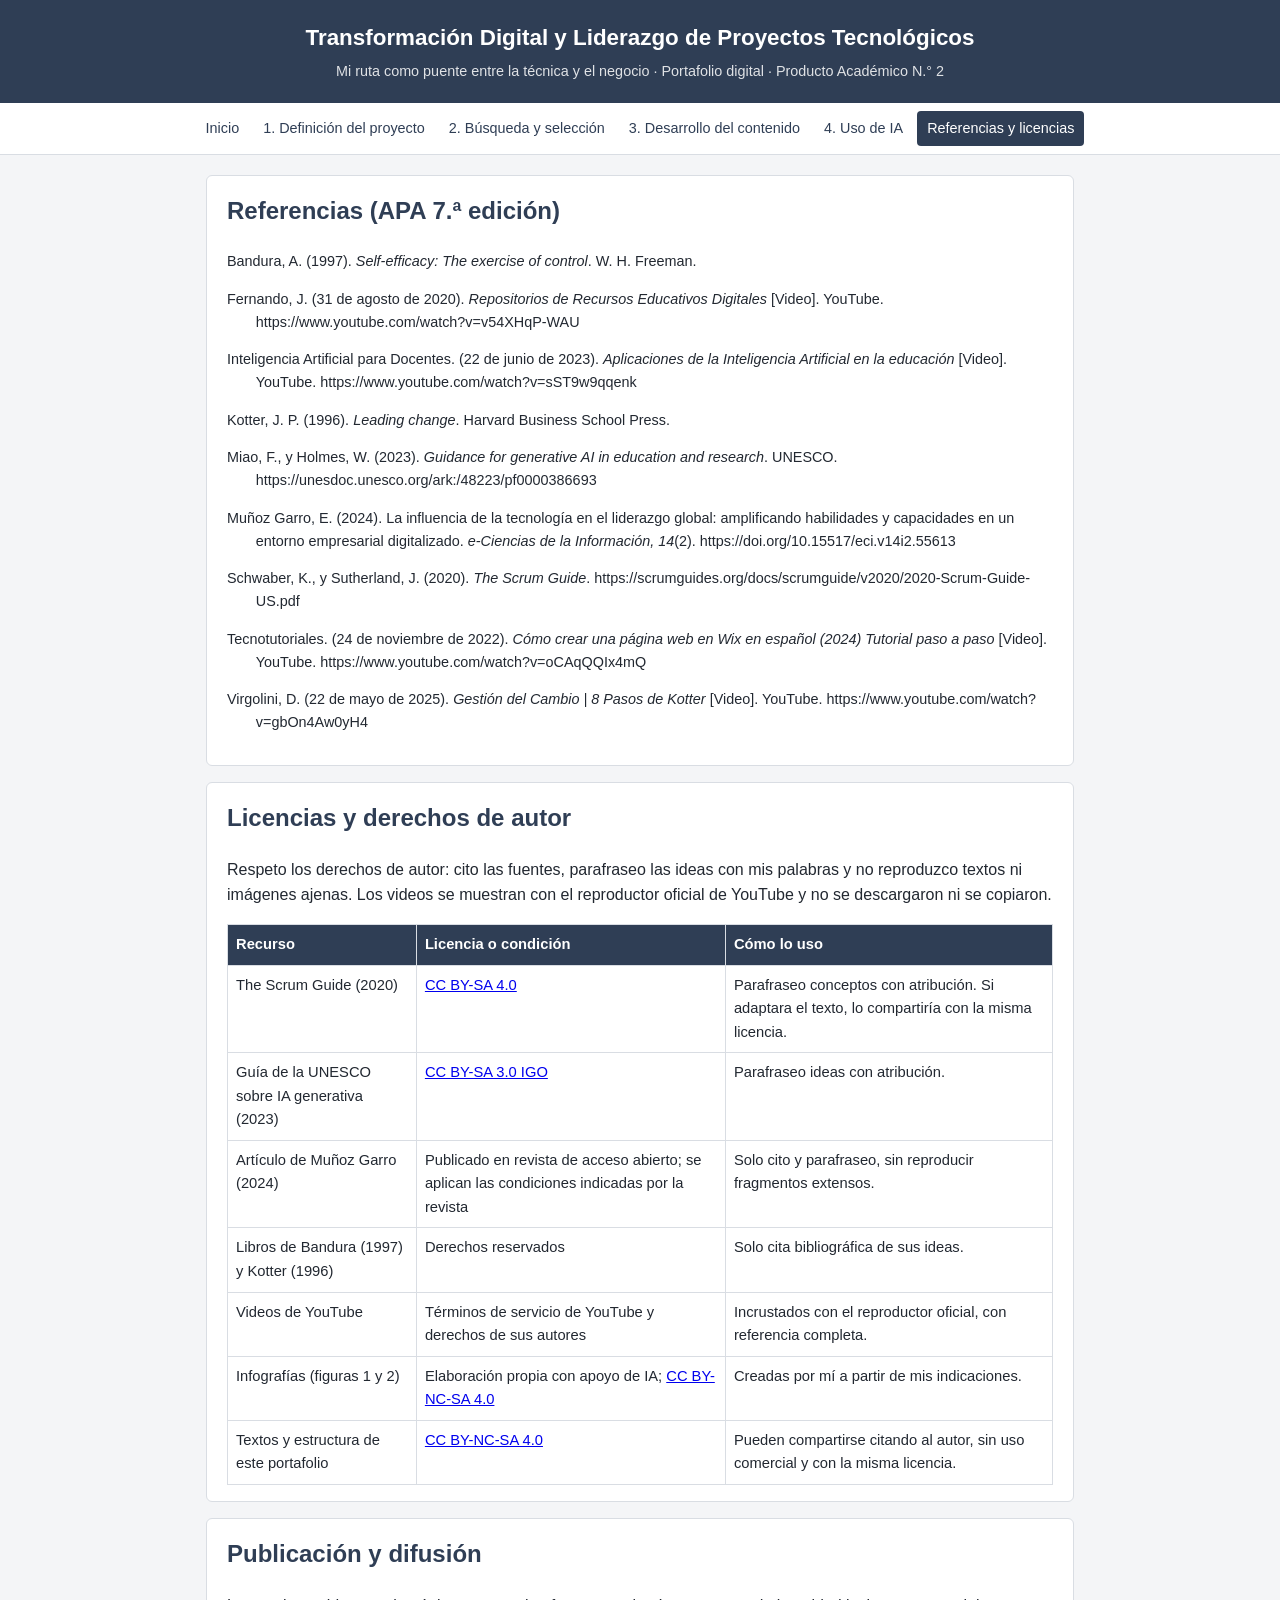
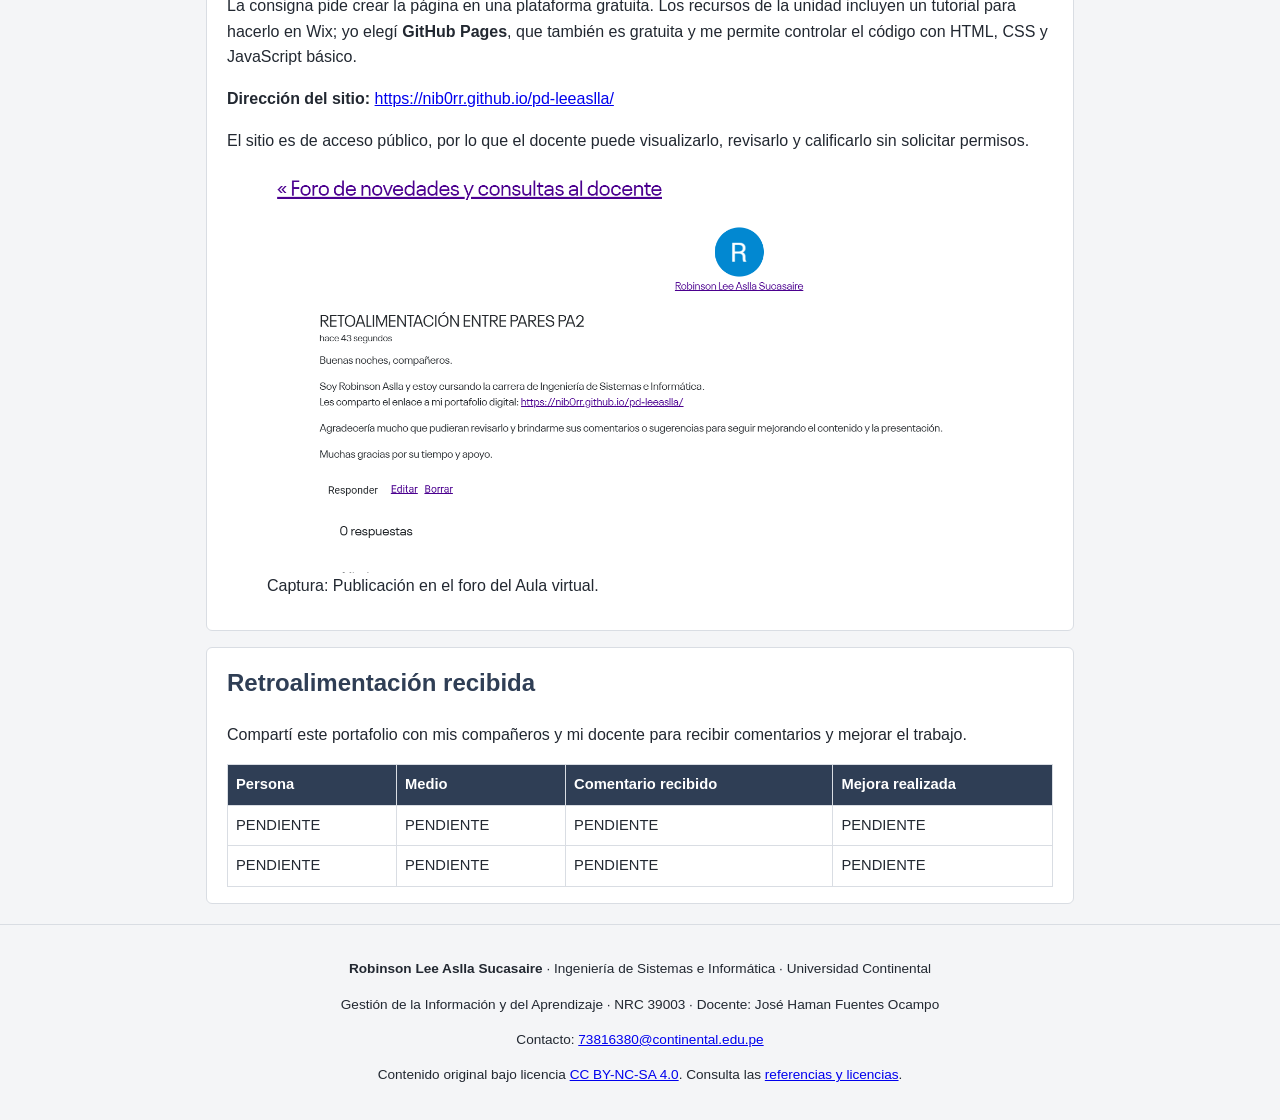
<file: referencias.html>
<!DOCTYPE html>
<html lang="es">
<head>
  <meta charset="UTF-8">
  <meta name="viewport" content="width=device-width, initial-scale=1">
  <title>Referencias y licencias | Portafolio digital</title>
  <link rel="stylesheet" href="style.css">
</head>
<body>
<header id="cabecera"></header>
<nav id="menu"></nav>
<main>
  <section>
    <h2>Referencias (APA 7.ª edición)</h2>
    <p class="ref">Bandura, A. (1997). <em>Self-efficacy: The exercise of control</em>. W. H. Freeman.</p>
    <p class="ref">Fernando, J. (31 de agosto de 2020). <em>Repositorios de Recursos Educativos Digitales</em> [Video]. YouTube. https://www.youtube.com/watch?v=v54XHqP-WAU</p>
    <p class="ref">Inteligencia Artificial para Docentes. (22 de junio de 2023). <em>Aplicaciones de la Inteligencia Artificial en la educación</em> [Video]. YouTube. https://www.youtube.com/watch?v=sST9w9qqenk</p>
    <p class="ref">Kotter, J. P. (1996). <em>Leading change</em>. Harvard Business School Press.</p>
    <p class="ref">Miao, F., y Holmes, W. (2023). <em>Guidance for generative AI in education and research</em>. UNESCO. https://unesdoc.unesco.org/ark:/48223/pf0000386693</p>
    <p class="ref">Muñoz Garro, E. (2024). La influencia de la tecnología en el liderazgo global: amplificando habilidades y capacidades en un entorno empresarial digitalizado. <em>e-Ciencias de la Información, 14</em>(2). https://doi.org/10.15517/eci.v14i2.55613</p>
    <p class="ref">Schwaber, K., y Sutherland, J. (2020). <em>The Scrum Guide</em>. https://scrumguides.org/docs/scrumguide/v2020/2020-Scrum-Guide-US.pdf</p>
    <p class="ref">Tecnotutoriales. (24 de noviembre de 2022). <em>Cómo crear una página web en Wix en español (2024) Tutorial paso a paso</em> [Video]. YouTube. https://www.youtube.com/watch?v=oCAqQQIx4mQ</p>
    <p class="ref">Virgolini, D. (22 de mayo de 2025). <em>Gestión del Cambio | 8 Pasos de Kotter</em> [Video]. YouTube. https://www.youtube.com/watch?v=gbOn4Aw0yH4</p>
  </section>

  <section>
    <h2>Licencias y derechos de autor</h2>
    <p>Respeto los derechos de autor: cito las fuentes, parafraseo las ideas con mis palabras y no reproduzco textos ni imágenes ajenas. Los videos se muestran con el reproductor oficial de YouTube y no se descargaron ni se copiaron.</p>
    <div class="tabla">
    <table>
      <tr><th>Recurso</th><th>Licencia o condición</th><th>Cómo lo uso</th></tr>
      <tr><td>The Scrum Guide (2020)</td><td><a href="https://creativecommons.org/licenses/by-sa/4.0/" target="_blank" rel="noopener">CC BY-SA 4.0</a></td><td>Parafraseo conceptos con atribución. Si adaptara el texto, lo compartiría con la misma licencia.</td></tr>
      <tr><td>Guía de la UNESCO sobre IA generativa (2023)</td><td><a href="https://creativecommons.org/licenses/by-sa/3.0/igo/" target="_blank" rel="noopener">CC BY-SA 3.0 IGO</a></td><td>Parafraseo ideas con atribución.</td></tr>
      <tr><td>Artículo de Muñoz Garro (2024)</td><td>Publicado en revista de acceso abierto; se aplican las condiciones indicadas por la revista</td><td>Solo cito y parafraseo, sin reproducir fragmentos extensos.</td></tr>
      <tr><td>Libros de Bandura (1997) y Kotter (1996)</td><td>Derechos reservados</td><td>Solo cita bibliográfica de sus ideas.</td></tr>
      <tr><td>Videos de YouTube</td><td>Términos de servicio de YouTube y derechos de sus autores</td><td>Incrustados con el reproductor oficial, con referencia completa.</td></tr>
      <tr><td>Infografías (figuras 1 y 2)</td><td>Elaboración propia con apoyo de IA; <a href="https://creativecommons.org/licenses/by-nc-sa/4.0/deed.es" target="_blank" rel="noopener">CC BY-NC-SA 4.0</a></td><td>Creadas por mí a partir de mis indicaciones.</td></tr>
      <tr><td>Textos y estructura de este portafolio</td><td><a href="https://creativecommons.org/licenses/by-nc-sa/4.0/deed.es" target="_blank" rel="noopener">CC BY-NC-SA 4.0</a></td><td>Pueden compartirse citando al autor, sin uso comercial y con la misma licencia.</td></tr>
    </table>
    </div>
  </section>

  <section>
    <h2>Publicación y difusión</h2>

    <p>La consigna pide crear la página en una plataforma gratuita. Los recursos de la unidad incluyen un tutorial para hacerlo en Wix; yo elegí <strong>GitHub Pages</strong>, que también es gratuita y me permite controlar el código con HTML, CSS y JavaScript básico.</p>
    <p><strong>Dirección del sitio:</strong> <a href="https://nib0rr.github.io/pd-leeaslla/">https://nib0rr.github.io/pd-leeaslla/</a></p>
    <p>El sitio es de acceso público, por lo que el docente puede visualizarlo, revisarlo y calificarlo sin solicitar permisos.</p>
      <figure>
      <img src="img/captura.png" alt="Publicación en el foro del Aula virtual">
      <figcaption>Captura: Publicación en el foro del Aula virtual.</figcaption>
    </figure>
  </section>

  <section>
    <h2>Retroalimentación recibida</h2>
    <p>Compartí este portafolio con mis compañeros y mi docente para recibir comentarios y mejorar el trabajo.</p>
    <div class="tabla">
    <table>
      <tr><th>Persona</th><th>Medio</th><th>Comentario recibido</th><th>Mejora realizada</th></tr>
      <tr><td>PENDIENTE</td><td>PENDIENTE</td><td>PENDIENTE</td><td>PENDIENTE</td></tr>
      <tr><td>PENDIENTE</td><td>PENDIENTE</td><td>PENDIENTE</td><td>PENDIENTE</td></tr>
    </table>
    </div>
  </section>
</main>
<footer id="pie"></footer>
<script src="layout.js"></script>
</body>
</html>
</file>
<file: style.css>
:root{--fondo:#f4f5f7;--texto:#222831;--azul:#2f3e55;--gris:#d9dde3;--blanco:#fff}
@media (prefers-color-scheme:dark){:root{--fondo:#1d2128;--texto:#e6e8eb;--azul:#9db3d1;--gris:#3a414c;--blanco:#262b33}}
*{box-sizing:border-box}
body{margin:0;font-family:Arial,Helvetica,sans-serif;line-height:1.6;background:var(--fondo);color:var(--texto)}
header{background:#2f3e55;color:#fff;padding:20px 16px;text-align:center}
header h1{margin:0;font-size:1.4rem}
header p{margin:4px 0 0;font-size:.9rem;opacity:.85}
nav{background:var(--blanco);border-bottom:1px solid var(--gris);display:flex;flex-wrap:wrap;justify-content:center;gap:4px;padding:8px}
nav a{color:var(--azul);text-decoration:none;padding:6px 10px;border-radius:4px;font-size:.9rem}
nav a:hover,nav a.activo{background:#2f3e55;color:#fff}
main{max-width:900px;margin:20px auto;padding:0 16px}
section{background:var(--blanco);border:1px solid var(--gris);border-radius:6px;padding:16px 20px;margin-bottom:16px}
h2{color:var(--azul);margin-top:0}
h3{color:var(--azul)}
table{width:100%;border-collapse:collapse;font-size:.92rem}
th,td{border:1px solid var(--gris);padding:8px;text-align:left;vertical-align:top}
th{background:#2f3e55;color:#fff}
.tabla{overflow-x:auto}
.video{position:relative;padding-bottom:56.25%;height:0;margin:12px 0}
.video iframe{position:absolute;inset:0;width:100%;height:100%;border:0}
.ref{padding-left:2em;text-indent:-2em;font-size:.9rem}
footer{text-align:center;font-size:.85rem;padding:20px 16px;border-top:1px solid var(--gris)}
figure img {
  max-width: 100%;
  height: auto;
  display: block;
}
</file>
